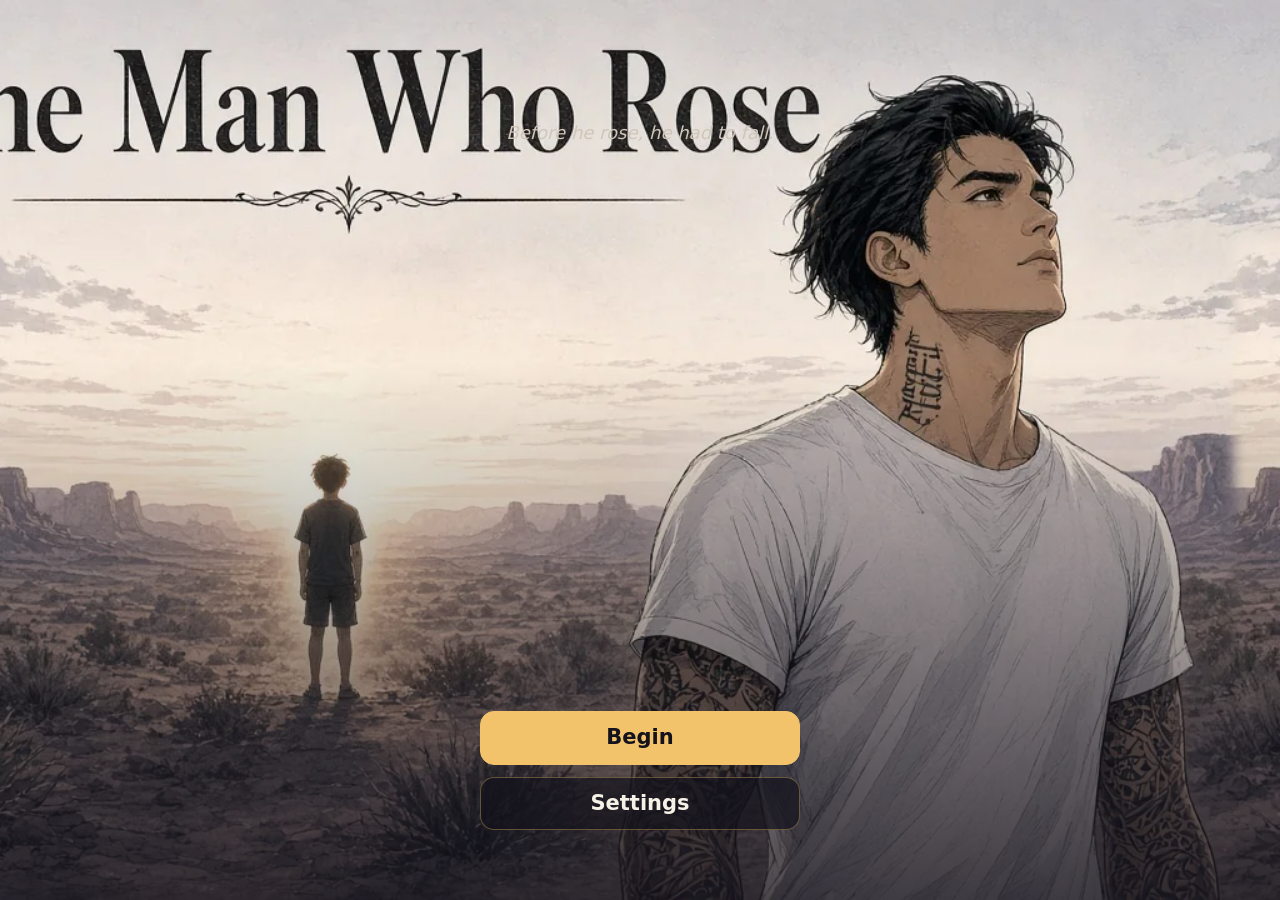
<file: index.html>
<!doctype html><html lang="en"><head><meta charset="utf-8">
<meta name="viewport" content="width=device-width,initial-scale=1,viewport-fit=cover">
<title>The Man Who Rose — Chapter 1: Desert Light</title>
<link rel="preload" as="image" href="assets/cg/title_keyart_v5.webp" fetchpriority="high"><link rel="stylesheet" href="ui/ui.css"><link rel="stylesheet" href="css/vn.css"></head><body>
<main id="game" class="stage">
  <div id="bg" class="bg-desert"></div><div id="sprites"></div><img id="cg" alt="" hidden><div class="scrim"></div><div id="flash" aria-hidden="true"></div><div id="fade"></div>
  <div id="sfx" aria-live="off"></div>
  <section id="textbox" class="dialogue" aria-live="polite" hidden>
    <span id="name" class="dialogue__name"></span>
    <p class="dialogue__text"><span id="text"></span> <span class="next-ind" aria-hidden="true">▾</span></p>
    <div class="dialogue__controls"><button class="btn" id="btn-log">Log</button><button class="btn" id="btn-auto" aria-pressed="false">Auto</button><button class="btn" id="btn-menu">Menu</button></div>
  </section>
  <div id="choices" class="choices" role="group" aria-label="Choose" hidden></div><button class="btn choice-menu" id="btn-choice-menu" type="button" aria-label="Menu" hidden>Menu</button>
  <div id="title" class="title-screen loading">
    <img id="keyart" alt="" hidden><div class="scrim"></div>
    <div class="title"><div><h1 id="title-h1"></h1><p class="tagline" id="tagline"></p></div>
      <nav class="menu" aria-label="Main menu"><button class="btn btn--primary" id="btn-start">Begin</button><button class="btn" id="btn-continue" hidden>Continue</button><button class="btn" id="btn-settings">Settings</button>
      <select id="scene-jump" aria-label="Scene select (dev)"></select></nav></div></div>
  <div id="chapter" class="chapter" hidden role="button" aria-label="Continue"><span class="chapter__num" id="ch-num"></span><div class="chapter__rule"></div><h1 class="chapter__title" id="ch-title"></h1><p class="chapter__sub" id="ch-meta"></p></div>
  <div id="help" class="overlay" hidden><h2>Help &amp; support</h2>
    <p>This is outside the story. If you're struggling, you're not alone.</p>
    <p><b>988 Suicide &amp; Crisis Lifeline</b> (US): call or text <b>988</b>.</p>
    <p><b>SAMHSA National Helpline</b> (US): <b>1-800-662-4357</b>, free, confidential, 24/7.</p>
    <p>Tap or press Space/Enter to advance. Choices: tap, or press 1–3.</p>
    <button class="btn close">Close</button></div>
  <div id="menu" class="overlay" hidden><h2>Menu</h2>
    <button class="btn" id="m-save">Save</button><button class="btn" id="m-load">Load</button>
    <label class="vol">Music <input type="range" id="m-vol" min="0" max="1" step="0.05" value="0.7"></label>
    <label class="vol">Sound effects <input type="range" id="m-sfx" min="0" max="1" step="0.05" value="0.8"></label>
    <label class="vol">UI sounds <input type="range" id="m-ui" min="0" max="1" step="0.05" value="0.35"></label>
    <label class="vol">Voice <input type="range" id="m-voice" min="0" max="1" step="0.05" value="1"></label>
    <label class="vol"><input type="checkbox" id="m-mute"> Mute all</label>
    <button class="btn help-open">Help</button><button class="btn" id="btn-about">About &amp; credits</button><button class="btn" id="m-title">Title screen</button>
    <pre id="m-flags"></pre><button class="btn close">Close</button></div>
  <div id="about" class="overlay" hidden><h2>About &amp; credits</h2><div id="about-body"></div><button class="btn close">Close</button></div>
  <div id="log" class="overlay" hidden><h2>History</h2><div id="log-body"></div><button class="btn close">Close</button></div>
  <div id="end" class="chapter" hidden><span class="chapter__num">End of Chapter 1</span><div class="chapter__rule"></div><h1 class="chapter__title">Desert Light</h1><pre id="end-flags"></pre><button class="btn" id="btn-end-title">Title</button></div>
</main>
<script src="js/config.js"></script><script src="js/assets.manifest.js"></script><script src="js/scenes.js"></script><script src="js/sprite_norm.js"></script><script src="js/engine.js"></script>
</body></html>
</file>
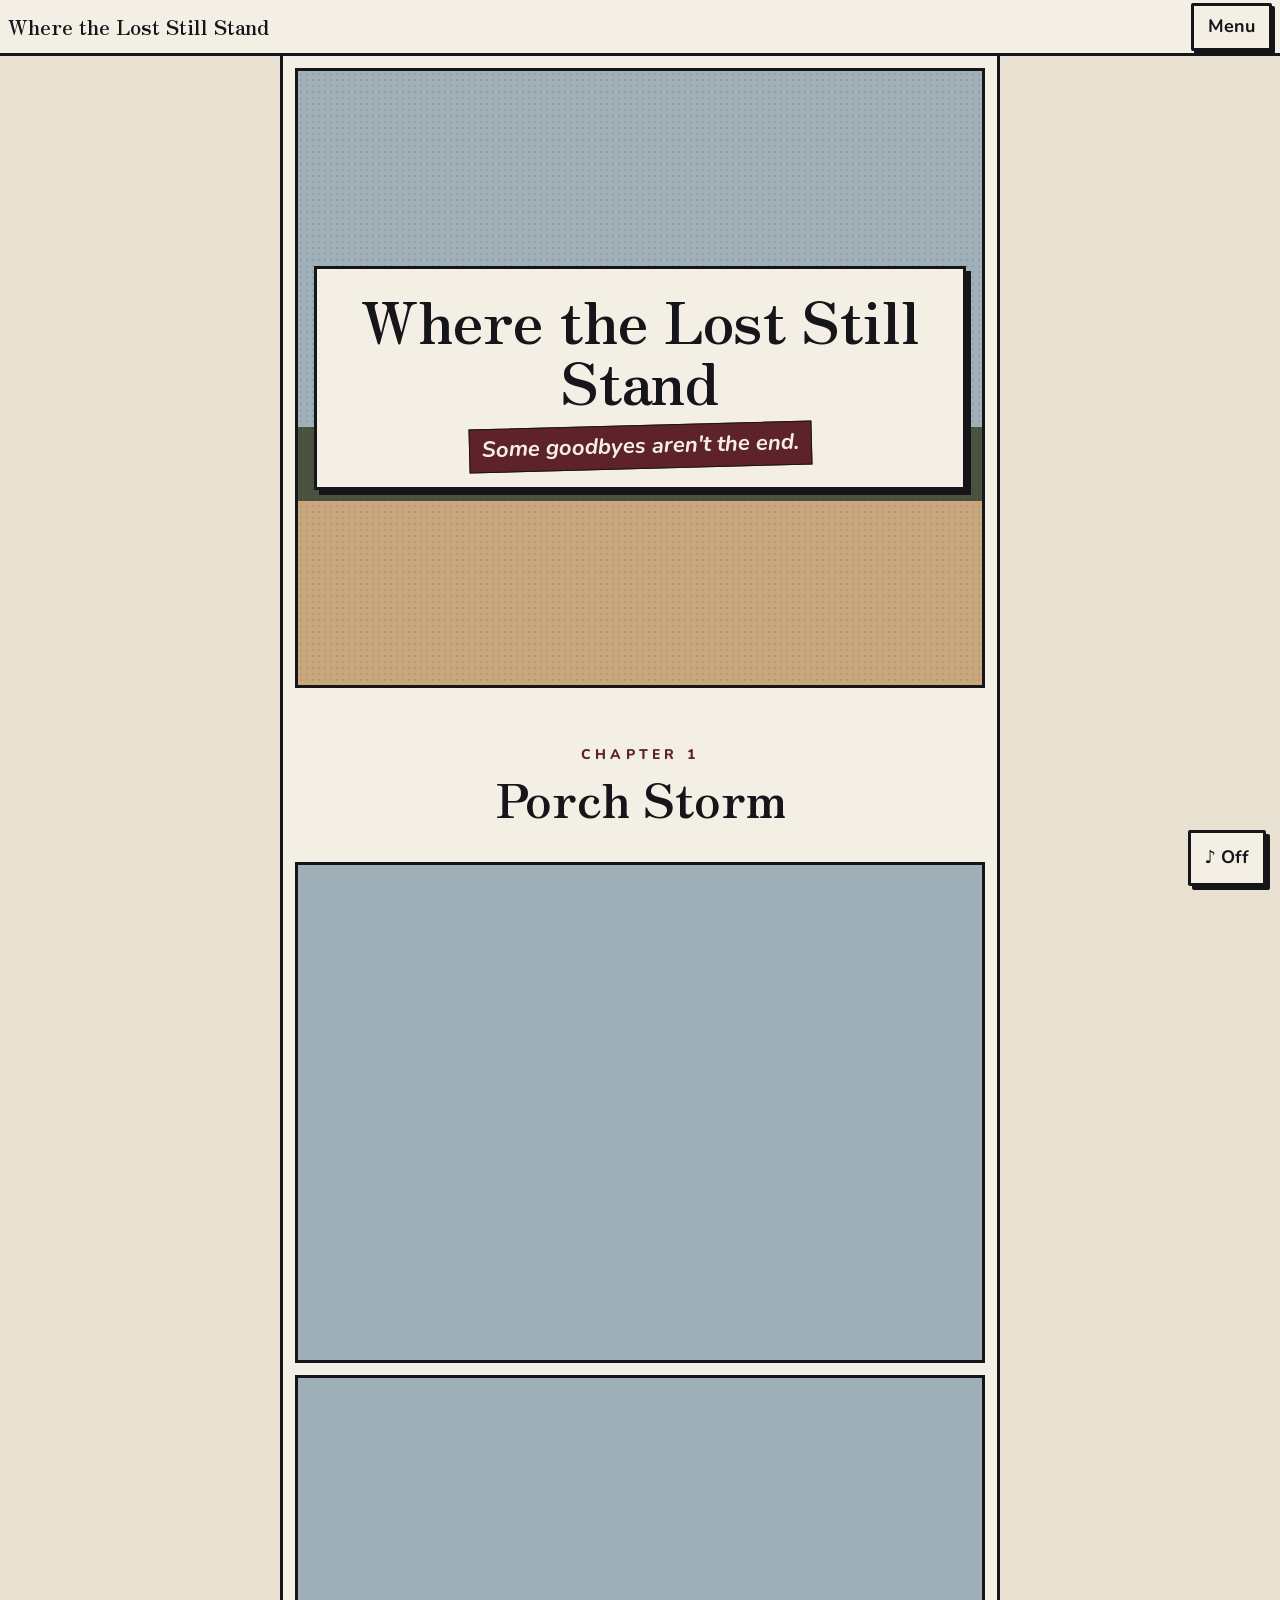
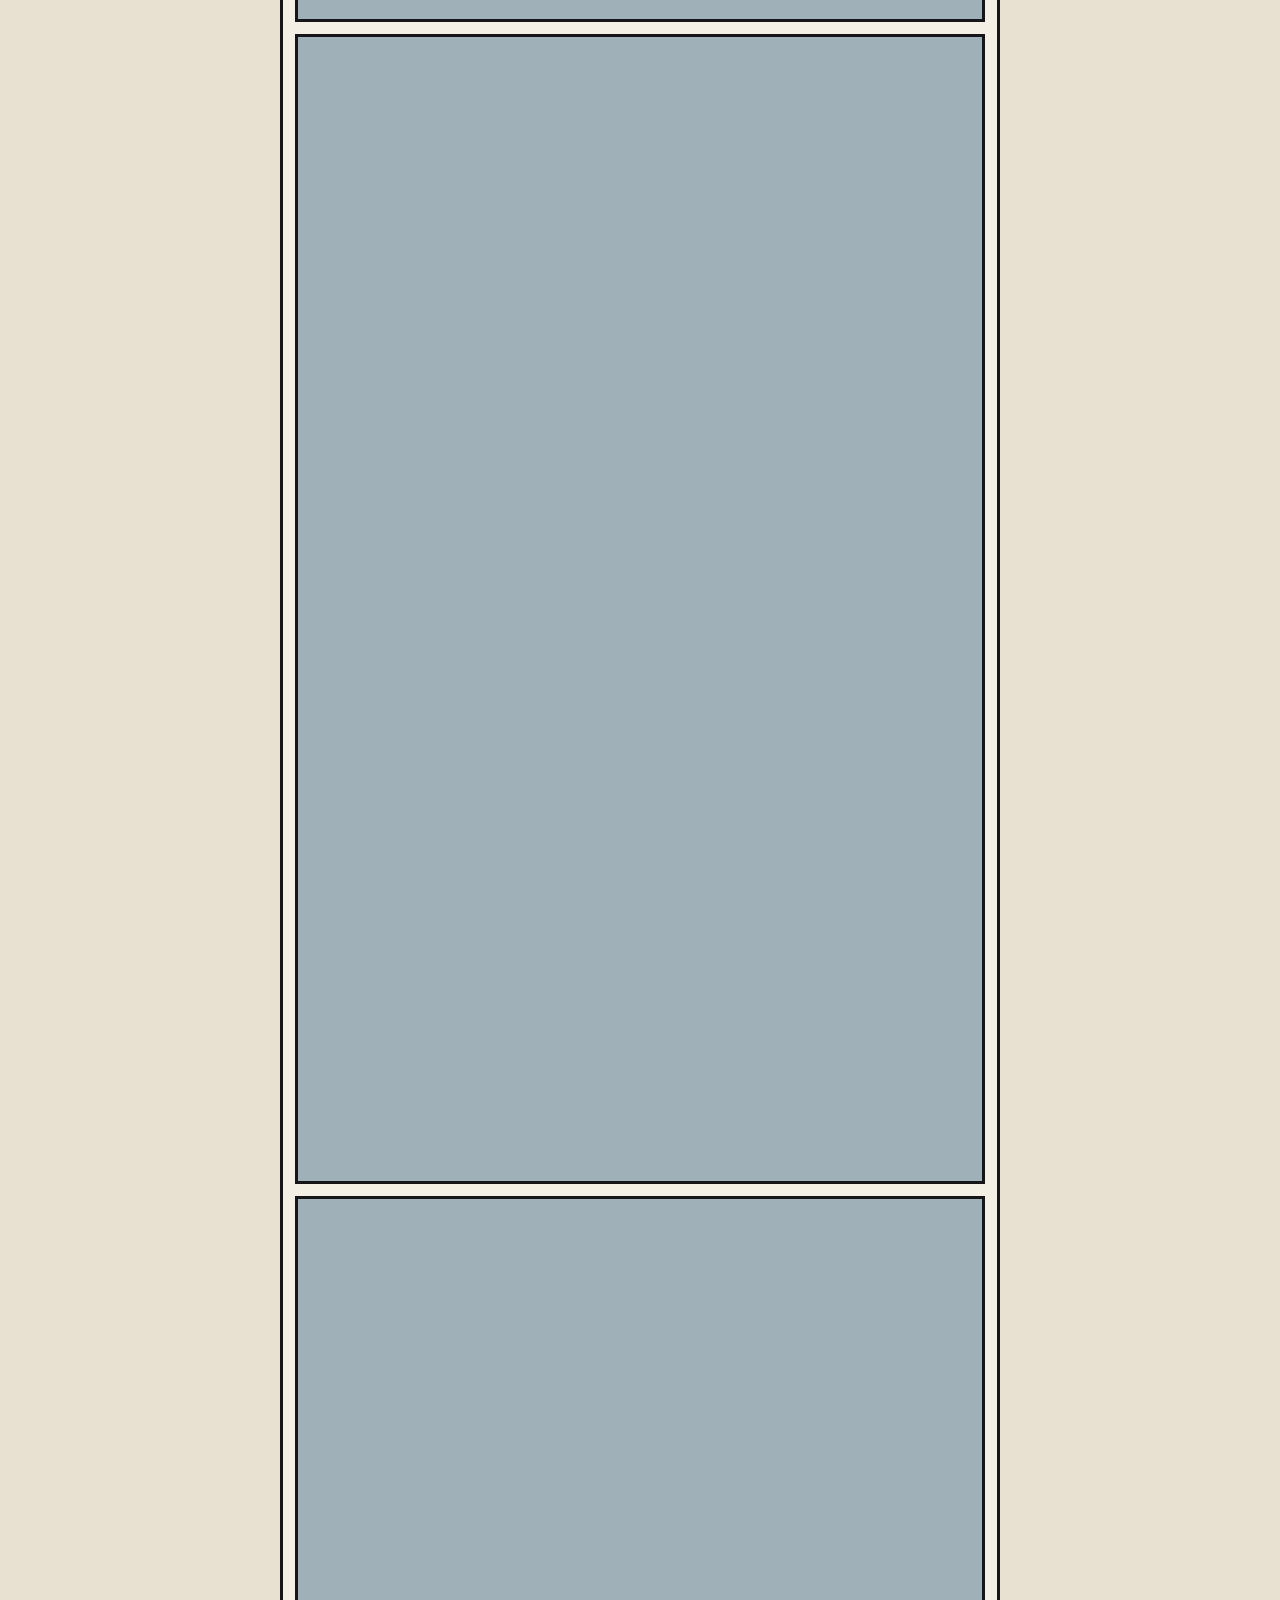
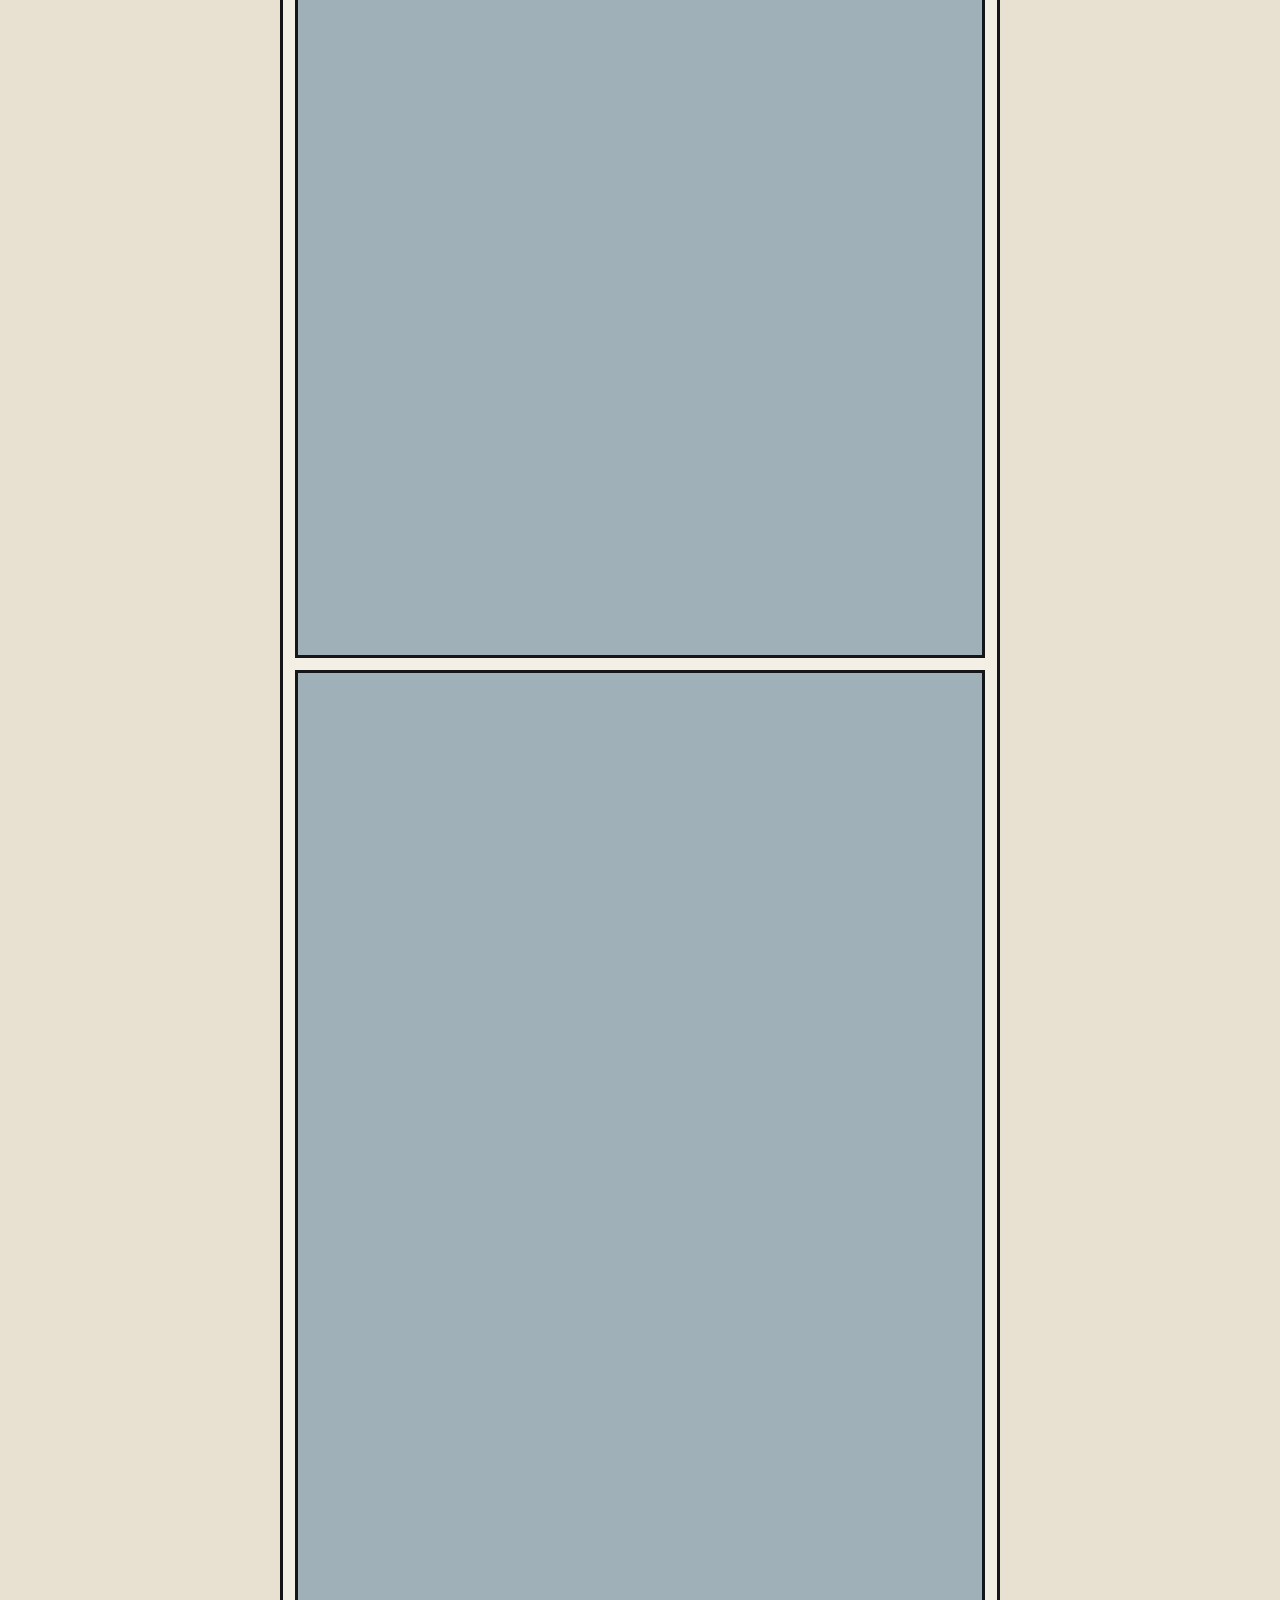
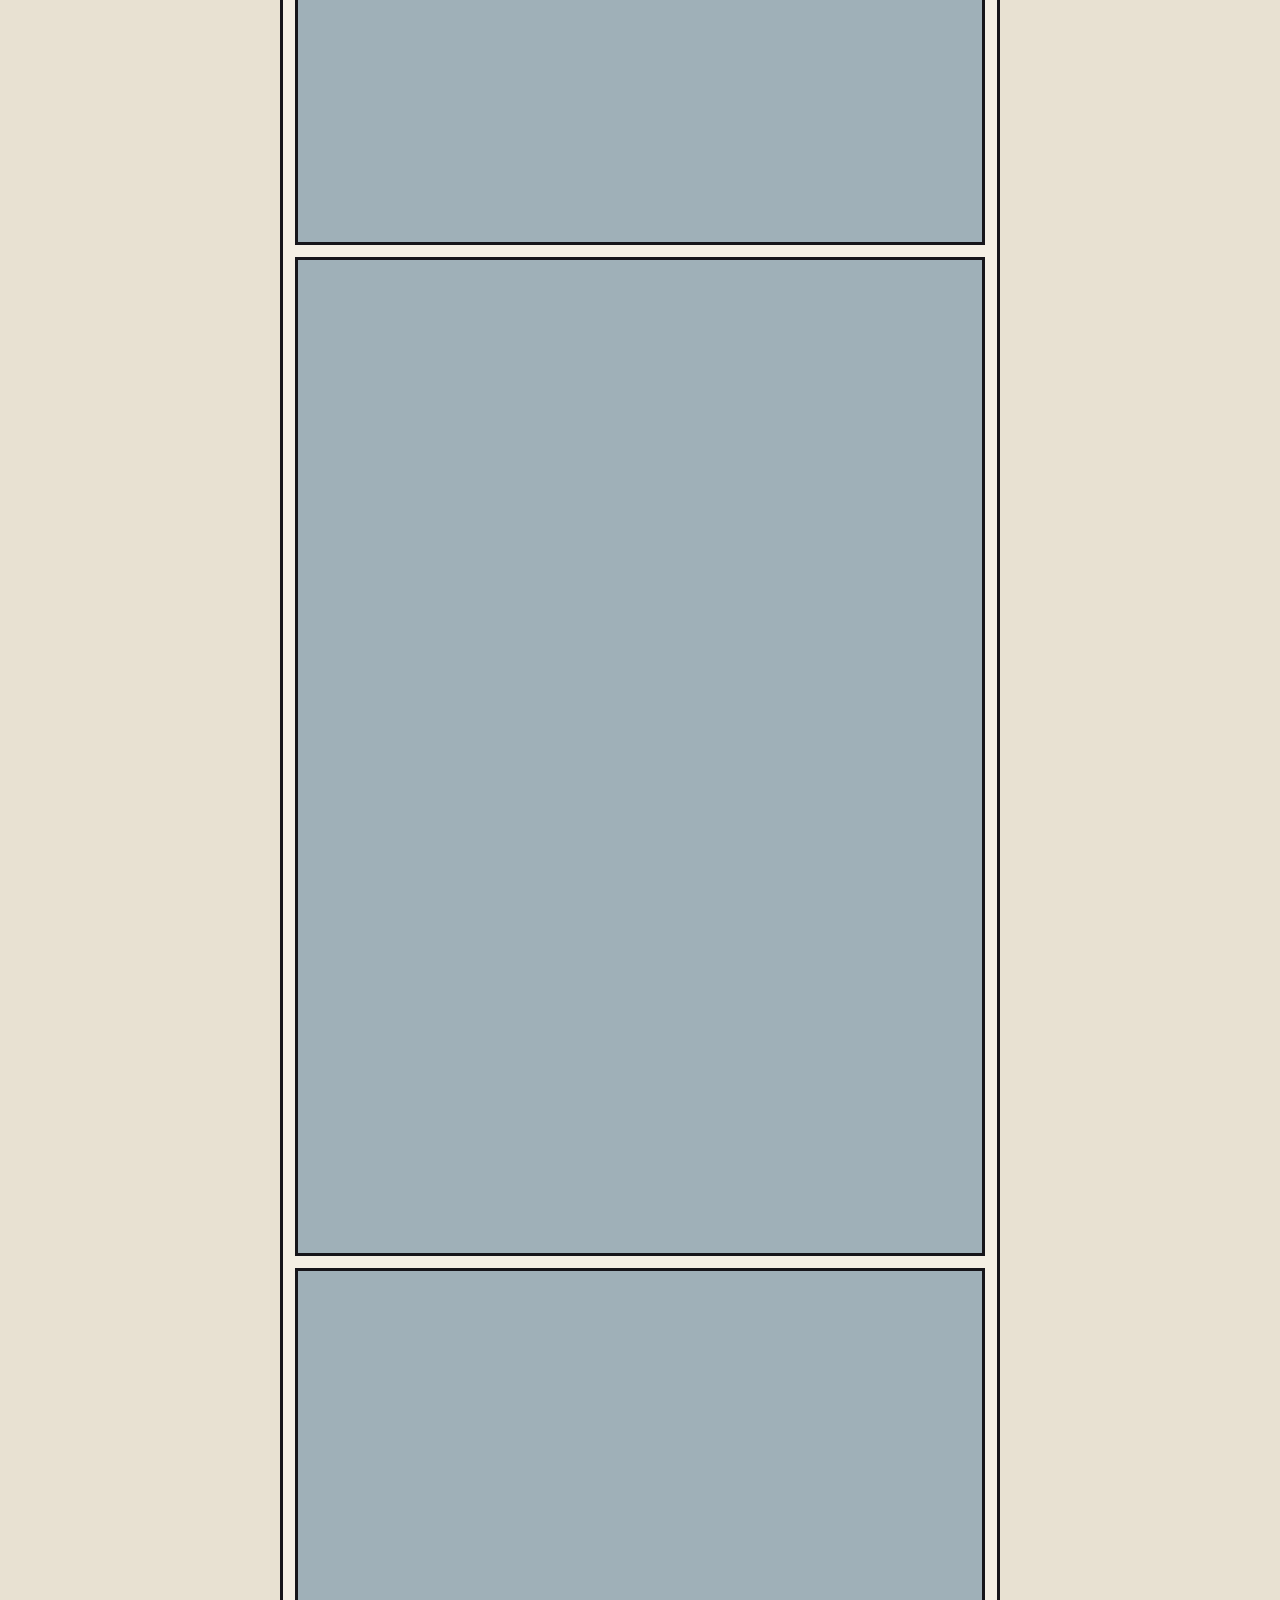
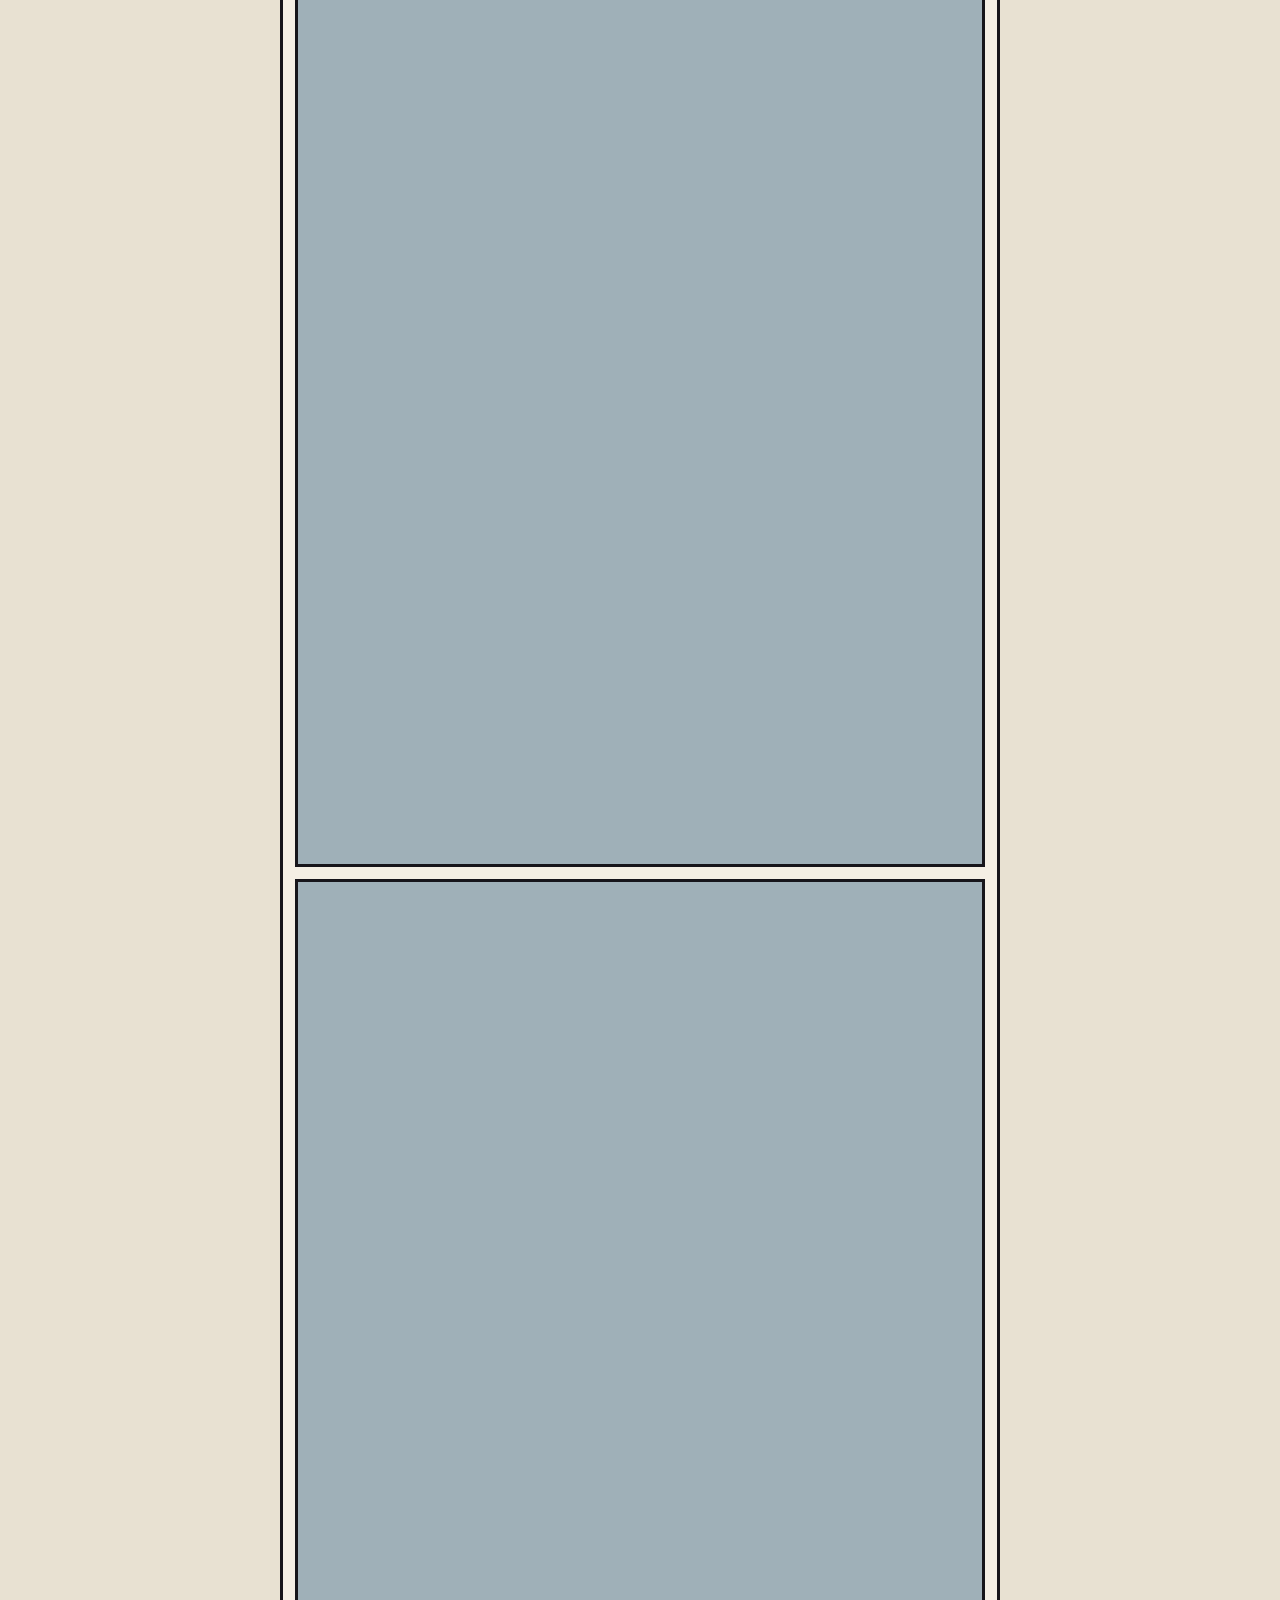
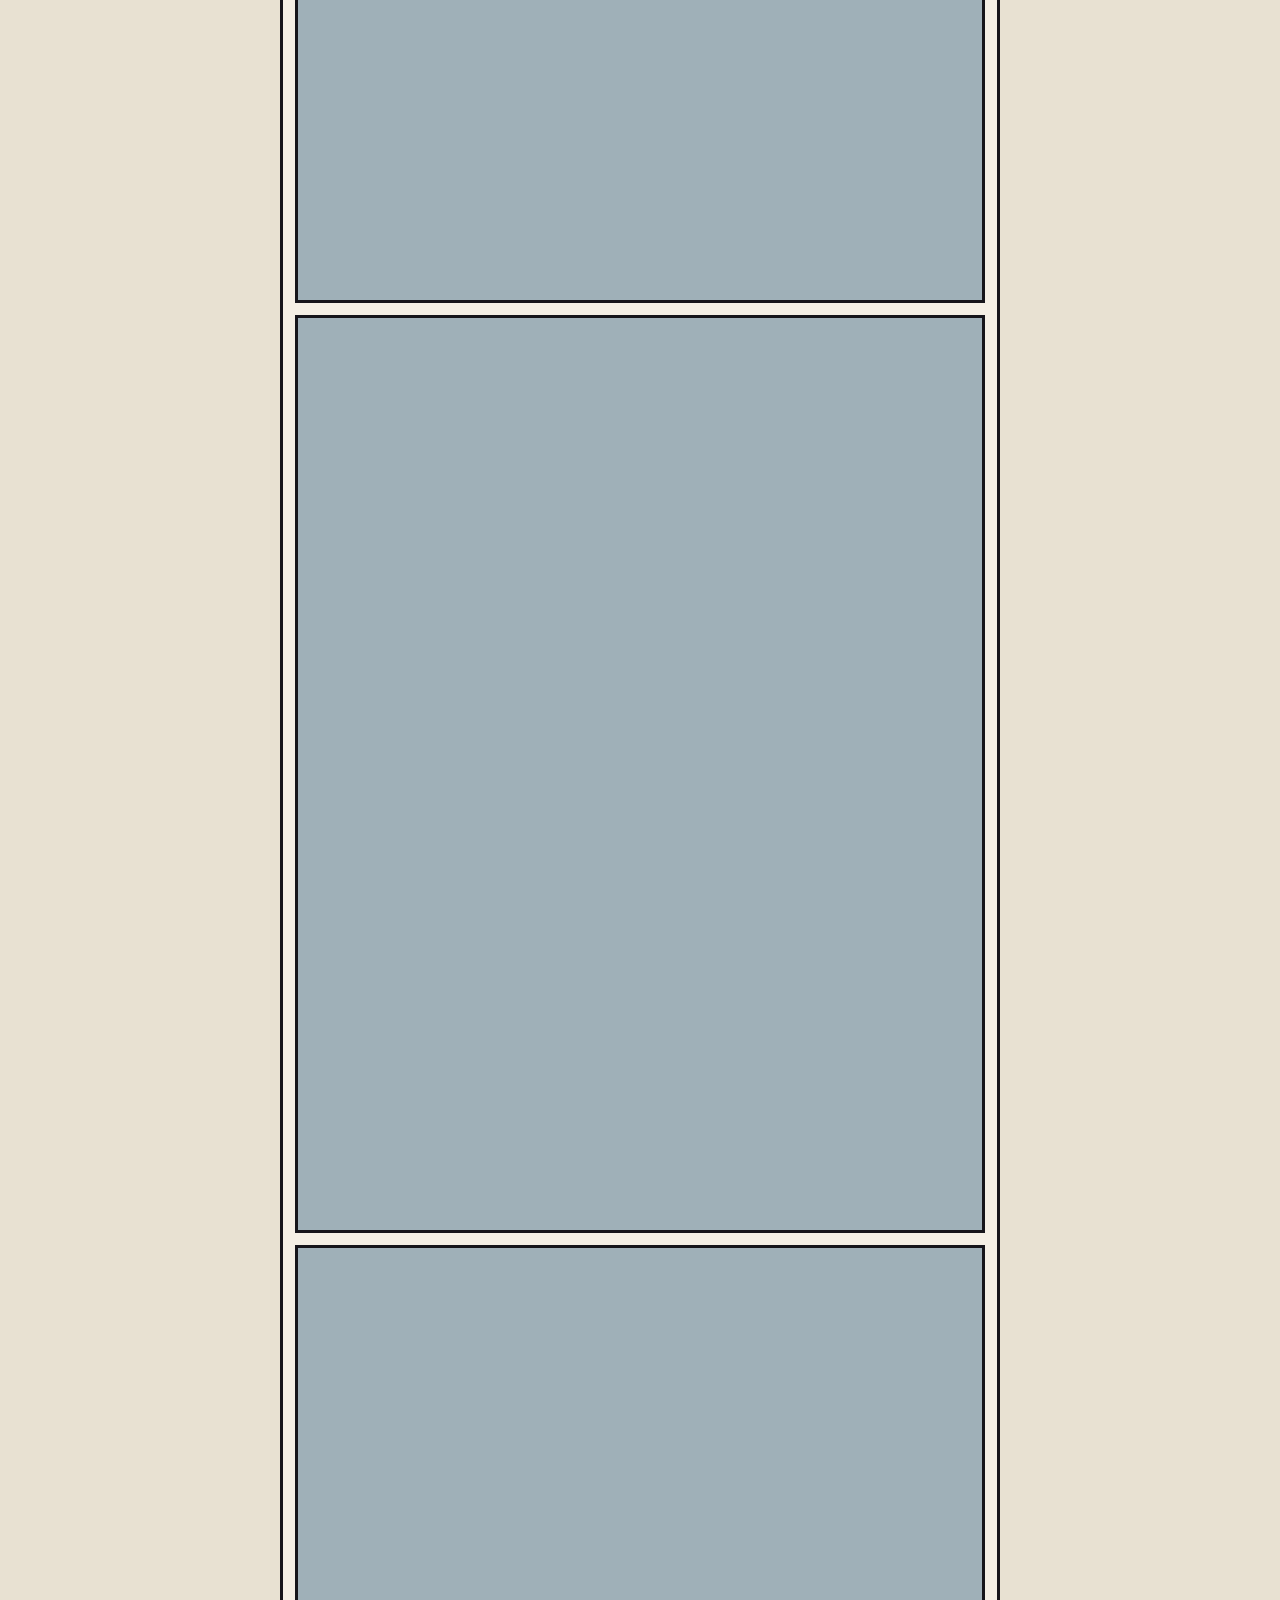
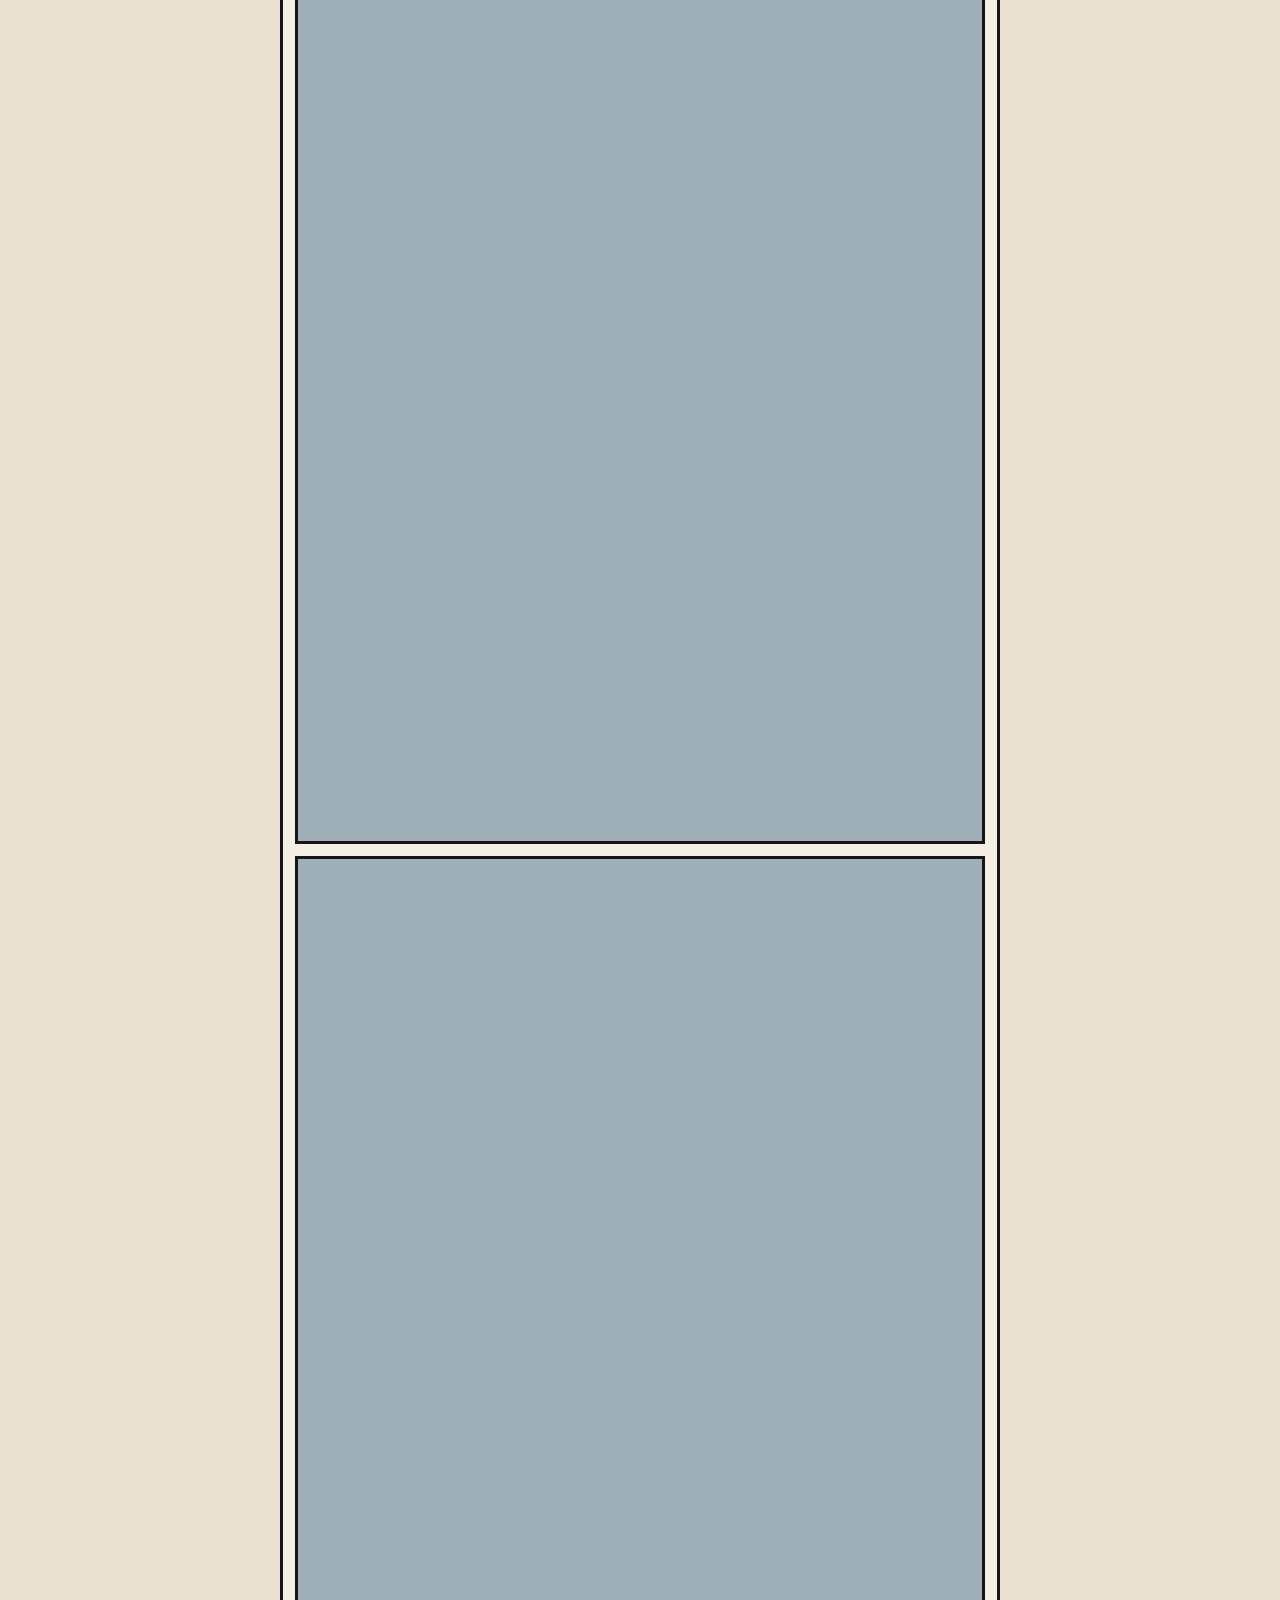
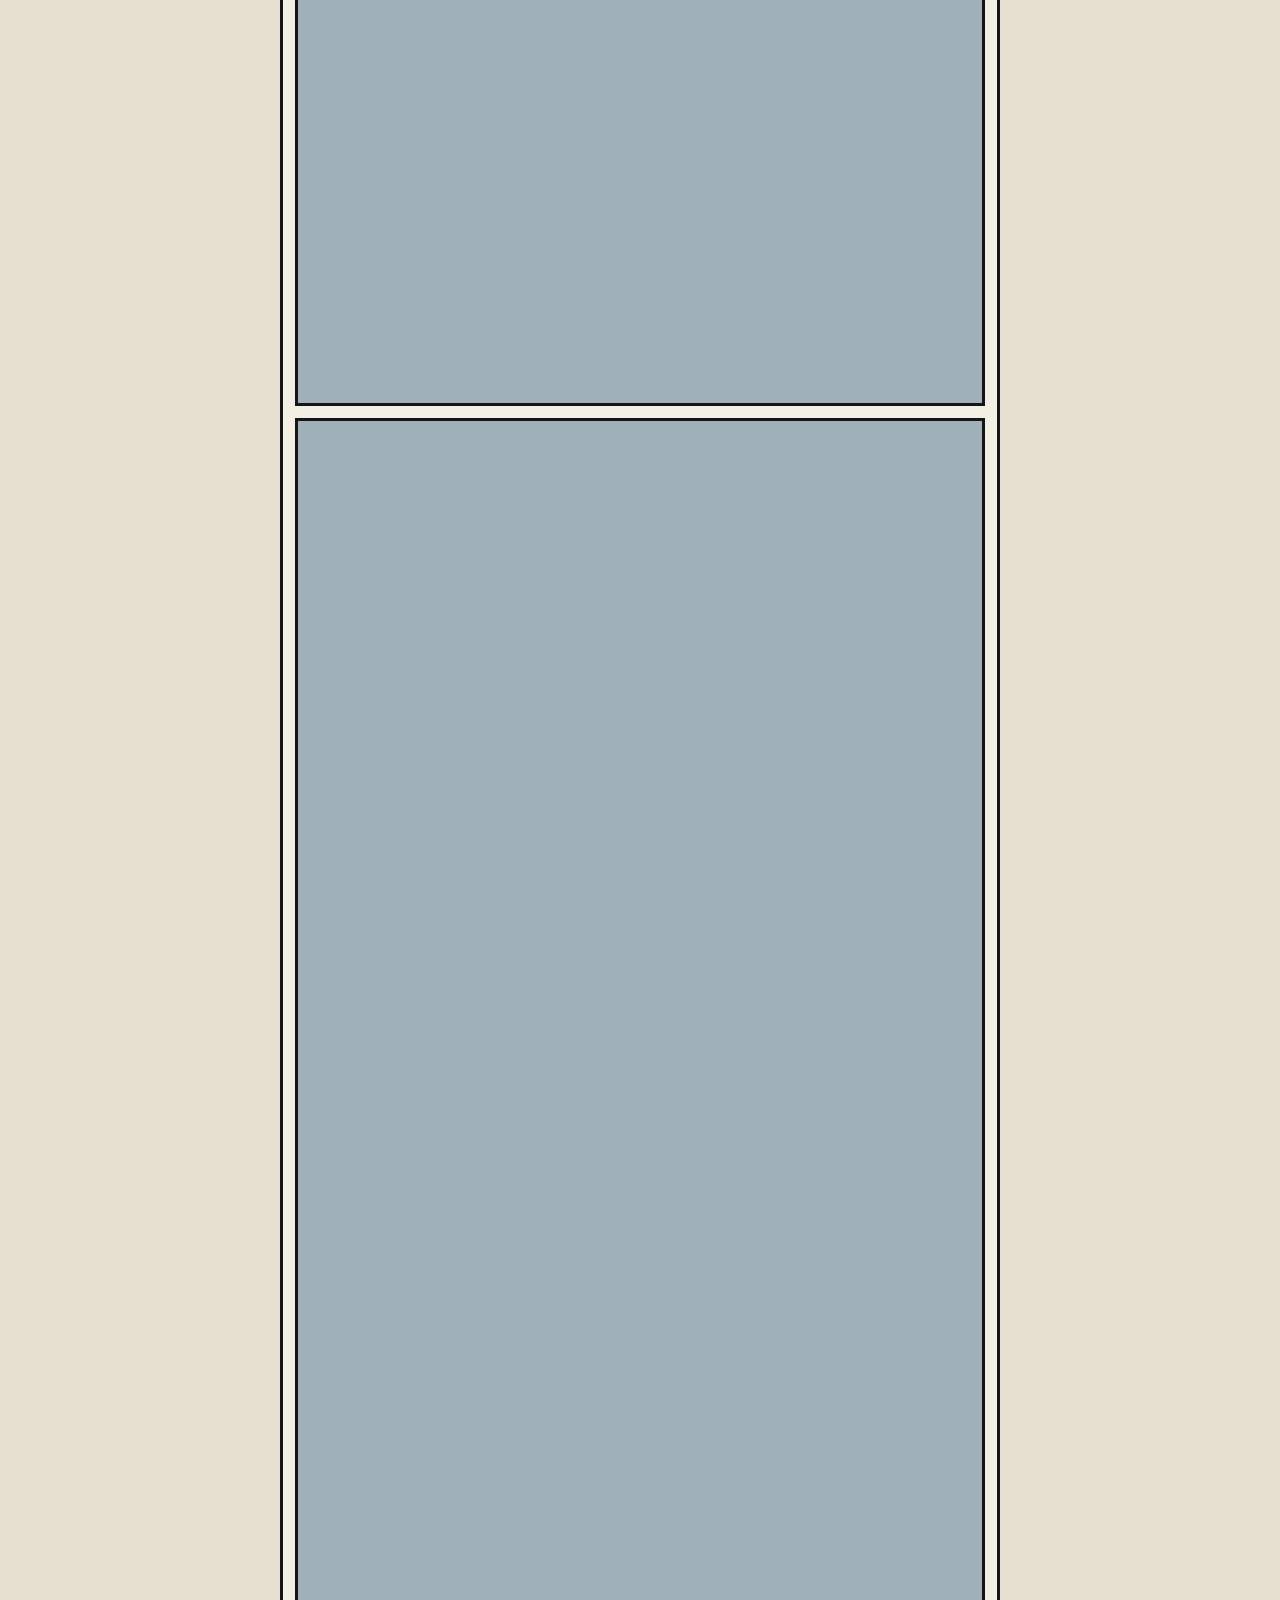
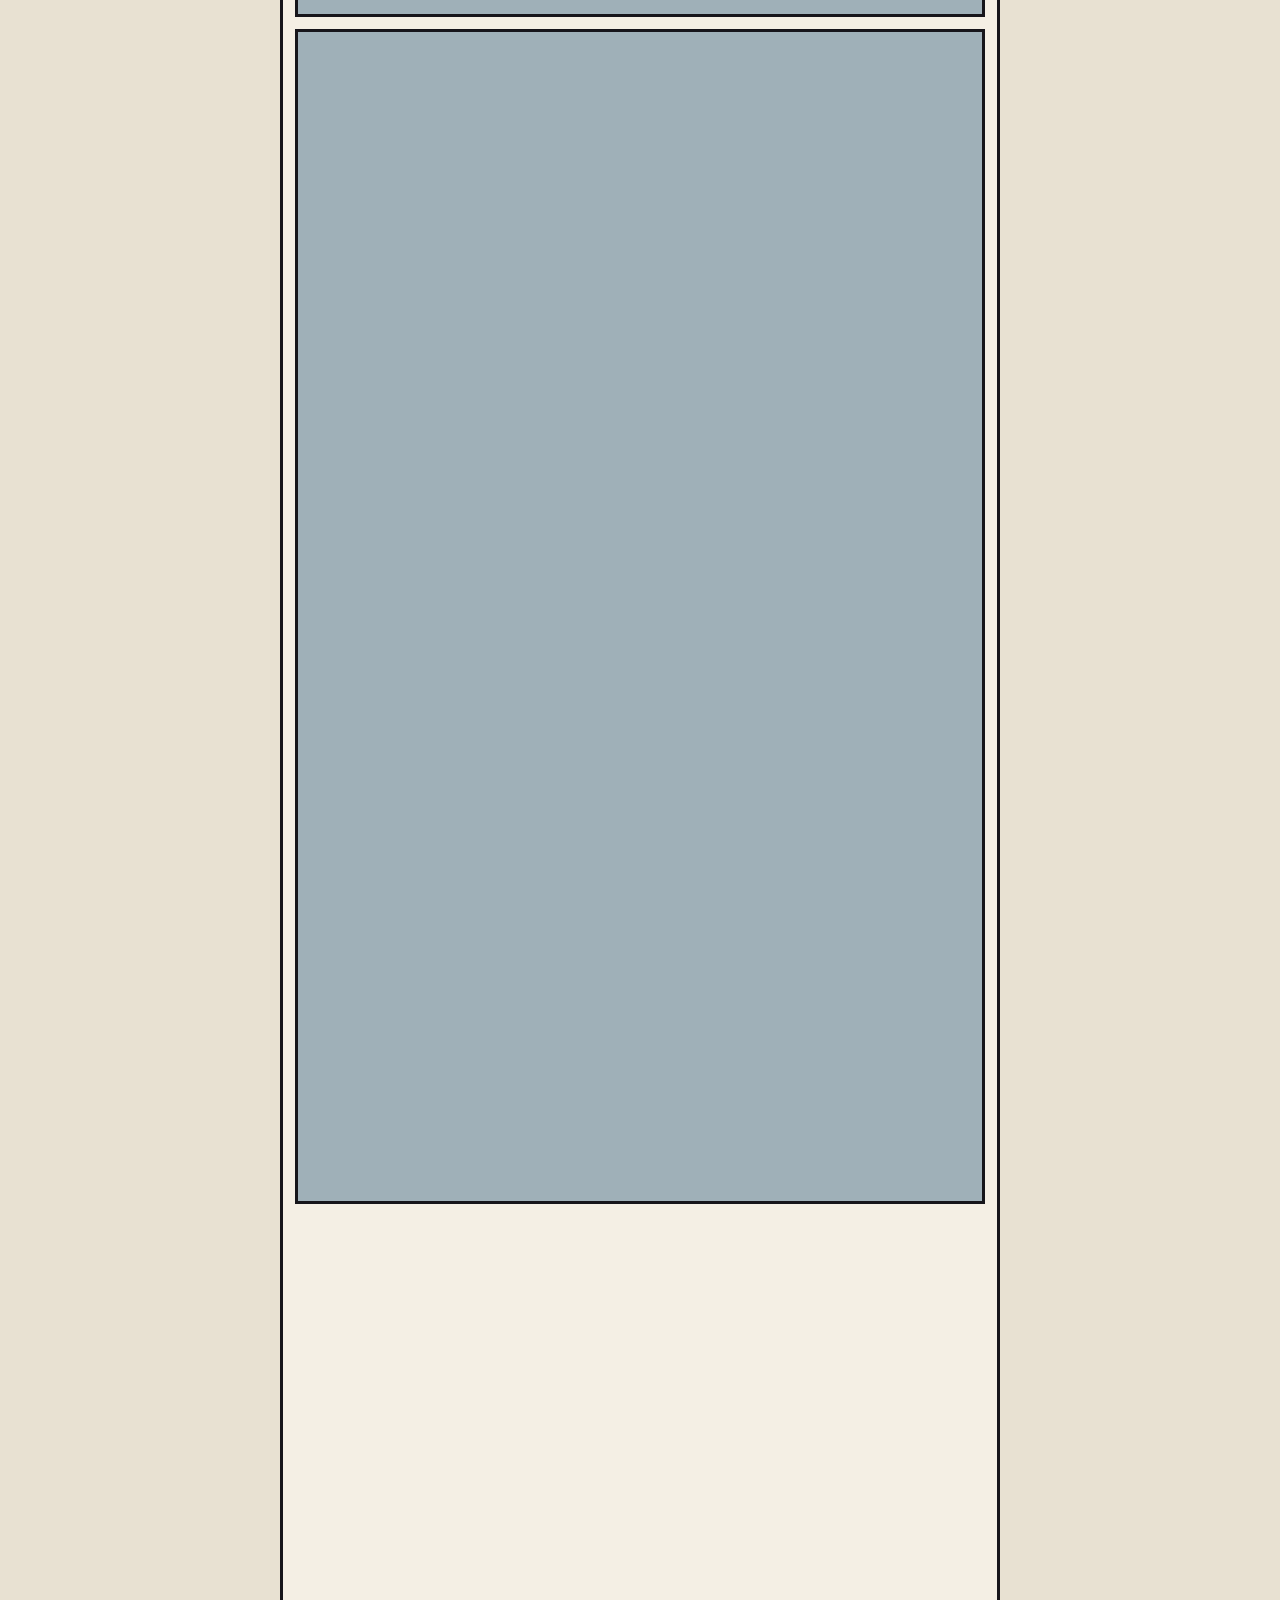
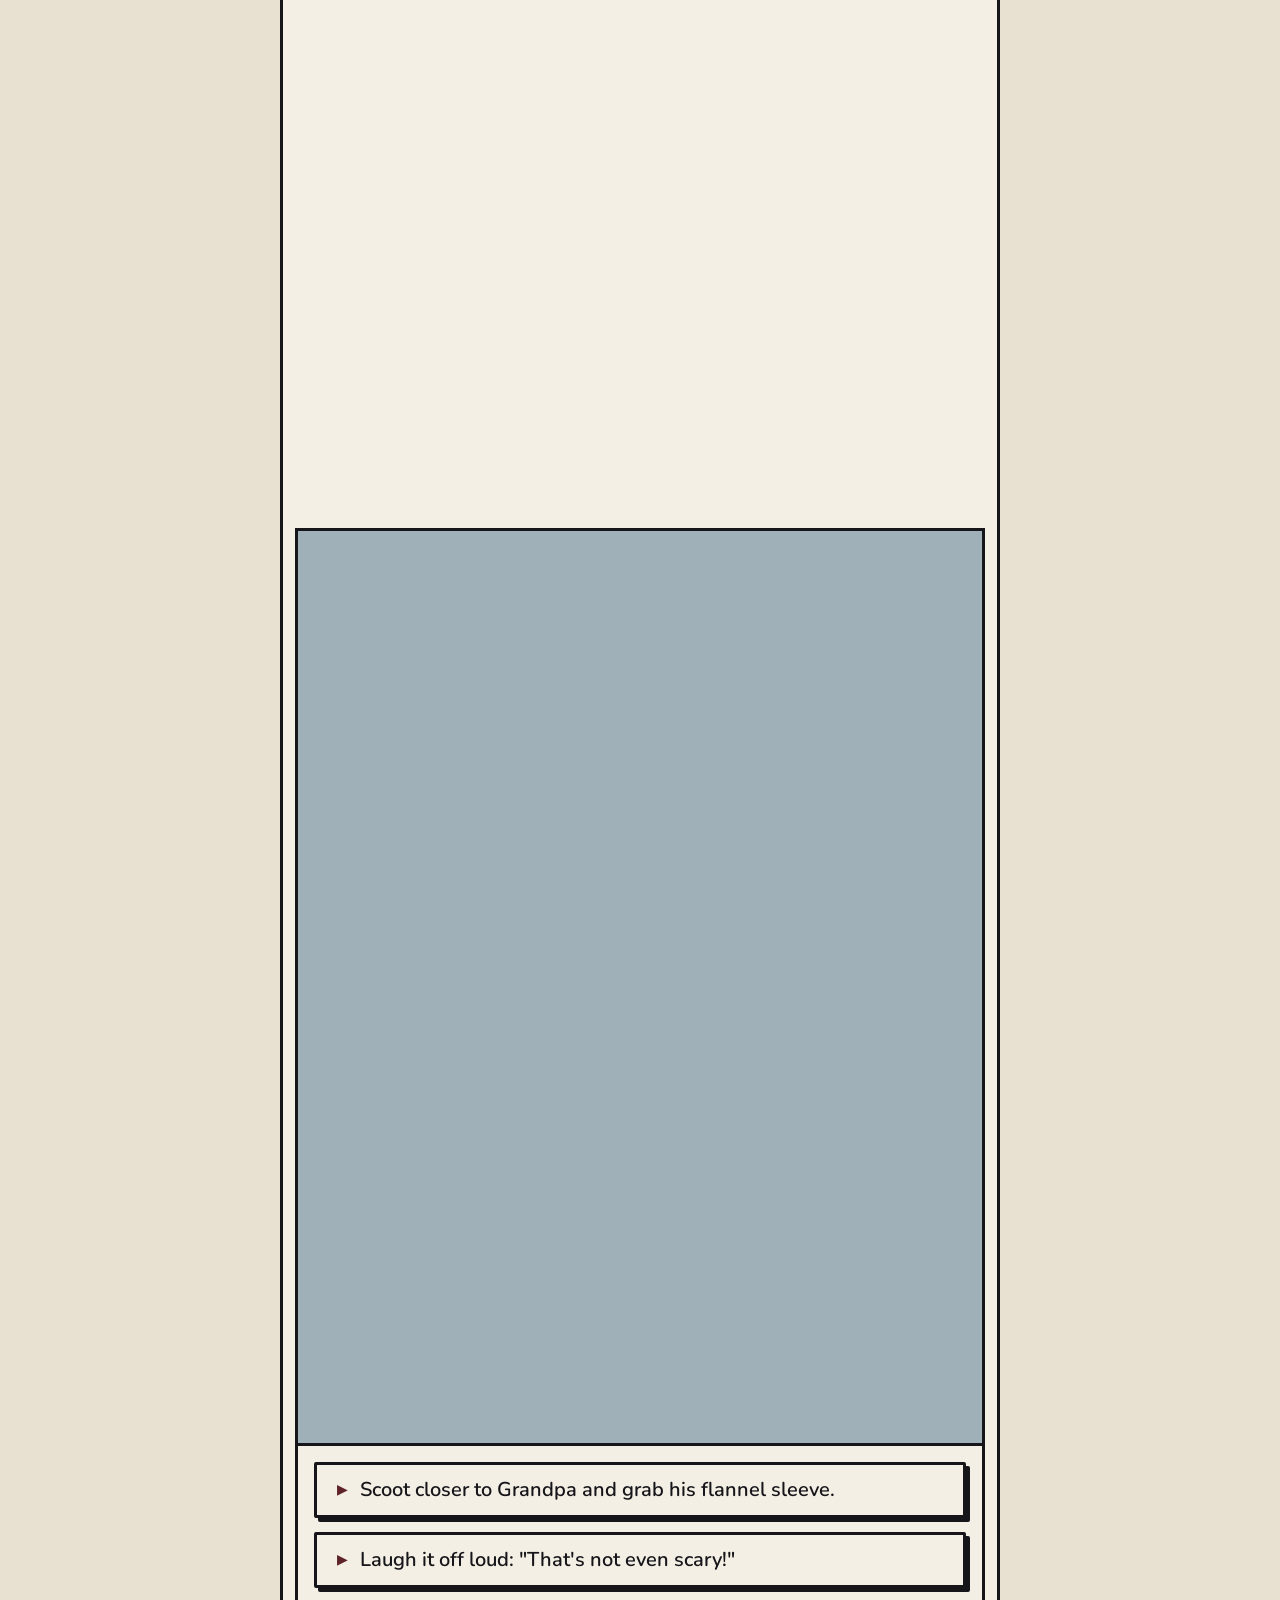
<file: webtoon/index.html>
<!doctype html><html lang="en"><head><meta charset="utf-8">
<meta name="viewport" content="width=device-width,initial-scale=1,viewport-fit=cover">
<title>Where the Lost Still Stand (test build)</title>
<link rel="preload" as="font" type="font/woff2" href="fonts/Nunito-Variable.latin.woff2" crossorigin>
<link rel="preload" as="font" type="font/woff2" href="fonts/ZenAntique-Regular.latin.woff2" crossorigin>
<link rel="stylesheet" href="css/fonts.css"><link rel="stylesheet" href="ui/manga/manga.css"><link rel="stylesheet" href="ui/webtoon/webtoon.css"><link rel="stylesheet" href="css/reader.css">
</head><body>
<header class="wt-topbar" id="wt-topbar"><p class="wt-topbar__title">Where the Lost Still Stand</p><button class="btn" type="button" data-wt-menu-open aria-haspopup="dialog">Menu</button></header>
<main class="wt-reader"><section class="wt-cover" data-panel-id="cover" aria-label="Title"><div class="wt-cover__block panel tone"><h1 class="wt-cover__title">Where the Lost Still Stand</h1><p class="tagline">Some goodbyes aren't the end.</p></div></section></main>
<button class="btn wt-audio-toggle" type="button" data-wt="audio" aria-pressed="false" aria-label="Sound">♪ Off</button>
<div class="wt-menu" hidden role="dialog" aria-modal="true" aria-label="Menu"><nav class="wt-menu__sheet">
  <button class="btn" type="button" data-wt-menu-close>Back</button>
  <h2>Menu</h2>
  <button class="btn" type="button" data-wt="resume">Resume</button>
  <button class="btn" type="button" data-wt="restart">Restart from the beginning</button>
  <button class="btn wt-audio-toggle wt-audio-toggle--menu" type="button" data-wt="audio" data-wt-label="static" aria-pressed="false">Sound on / off</button>
  <div class="wt-menu__row"><span>Text size</span><button class="btn" type="button" data-wt="fs-down" aria-label="Smaller text">A−</button><button class="btn" type="button" data-wt="fs-up" aria-label="Larger text">A+</button></div>
  <h3>Chapters</h3><div class="wt-menu__chapters"></div>
  <a class="btn" href="ui/manga/settings.html">Settings</a>
  <a class="btn" href="ui/manga/help.html">Help</a>
</nav></div>
<script src="data/config.js"></script><script src="data/scenes.js"></script><script src="data/assets.manifest.js"></script><script src="data/sprite_norm.js"></script><script src="data/manga_sprites.js"></script>
<script src="js/reader.js"></script>
</body></html>
</file>
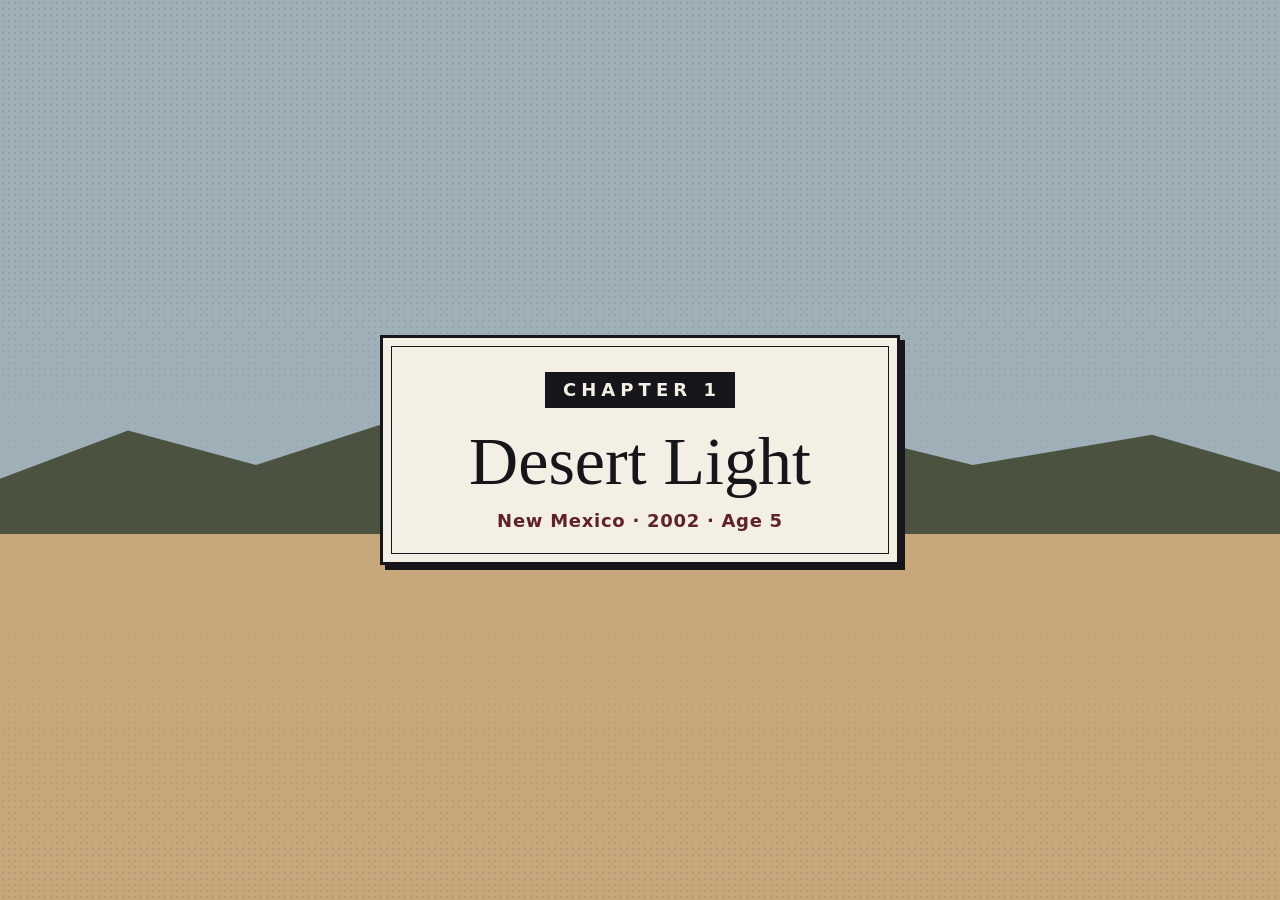
<file: webtoon/ui/manga/chapter1.html>
<!doctype html><html lang="en"><head><meta charset="utf-8"><meta name="viewport" content="width=device-width,initial-scale=1,viewport-fit=cover"><link rel="stylesheet" href="manga.css"><title>Chapter 1 (manga test)</title></head><body><main class="stage"><div class="bg"></div>
<div class="chapter"><div class="chapter__frame panel tone"><span class="chapter__num">Chapter 1</span><h1 class="chapter__title">Desert Light</h1><p class="chapter__meta">New Mexico · 2002 · Age 5</p></div></div></main></body></html>
</file>
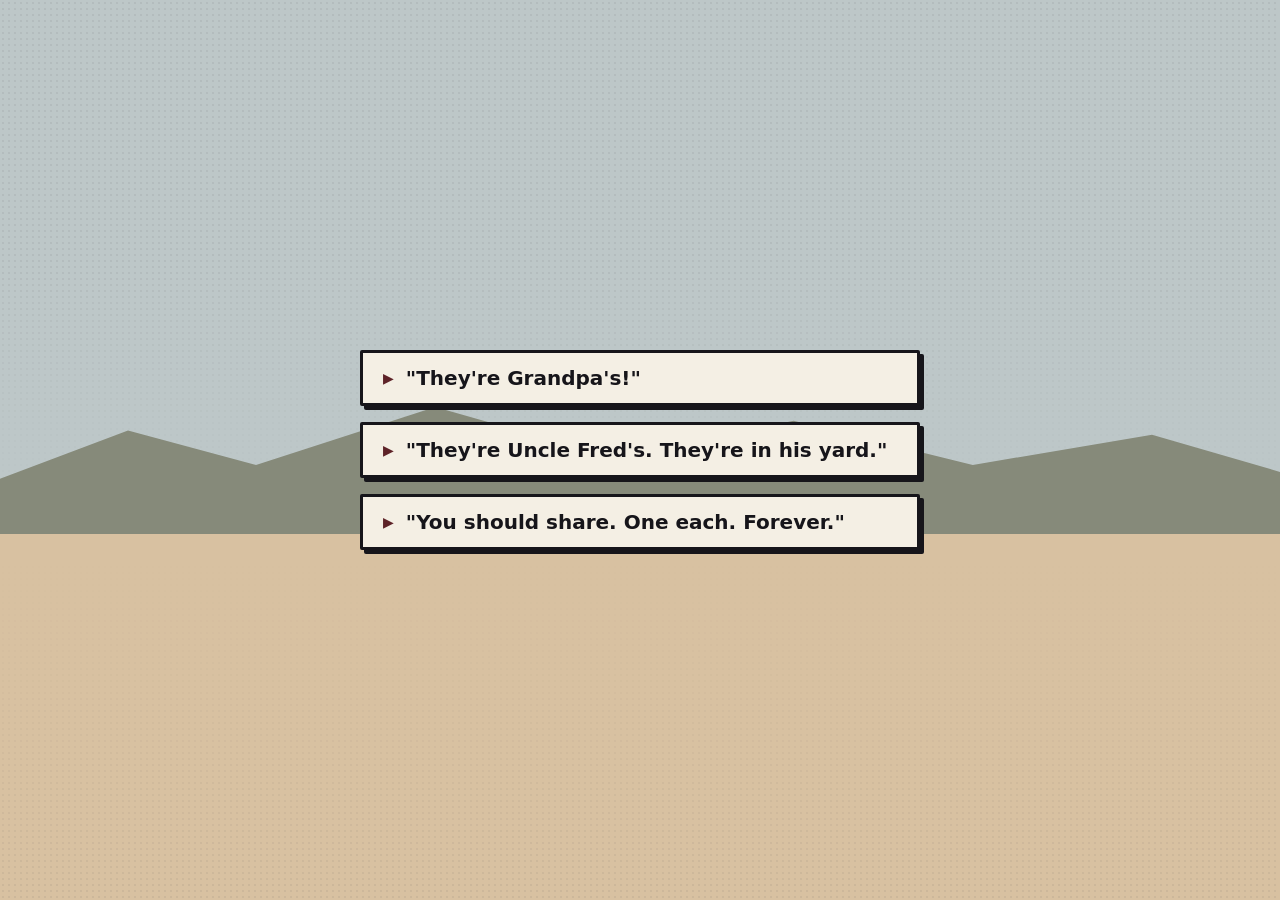
<file: webtoon/ui/manga/choice.html>
<!doctype html><html lang="en"><head><meta charset="utf-8"><meta name="viewport" content="width=device-width,initial-scale=1,viewport-fit=cover"><link rel="stylesheet" href="manga.css"><title>Choice (manga test)</title></head><body><main class="stage"><div class="bg"></div>
<div class="choices" role="group" aria-label="Choose"><p class="choices__prompt"></p>
<button class="btn choice">&quot;They're Grandpa's!&quot;</button><button class="btn choice">&quot;They're Uncle Fred's. They're in his yard.&quot;</button><button class="btn choice">&quot;You should share. One each. Forever.&quot;</button></div></main></body></html>
</file>
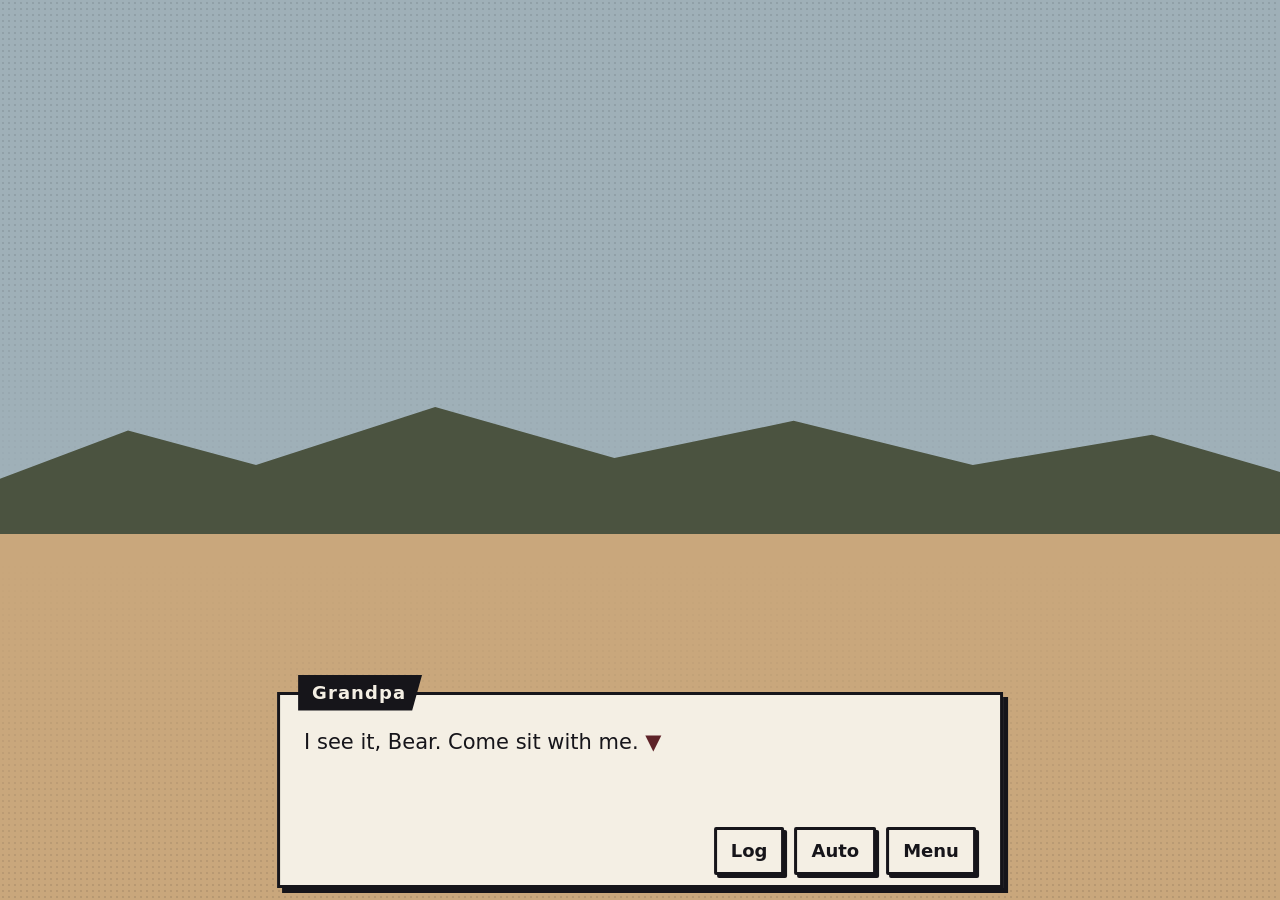
<file: webtoon/ui/manga/dialogue.html>
<!doctype html><html lang="en"><head><meta charset="utf-8"><meta name="viewport" content="width=device-width,initial-scale=1,viewport-fit=cover"><link rel="stylesheet" href="manga.css"><title>Dialogue (manga test)</title></head><body><main class="stage"><div class="bg"></div>
<section class="dialogue panel" aria-live="polite"><span class="nameplate">Grandpa</span>
<p class="dialogue__text">I see it, Bear. Come sit with me. <span class="next-ind" aria-hidden="true">▼</span></p>
<div class="dialogue__controls"><button class="btn">Log</button><button class="btn">Auto</button><button class="btn">Menu</button></div></section></main></body></html>
</file>
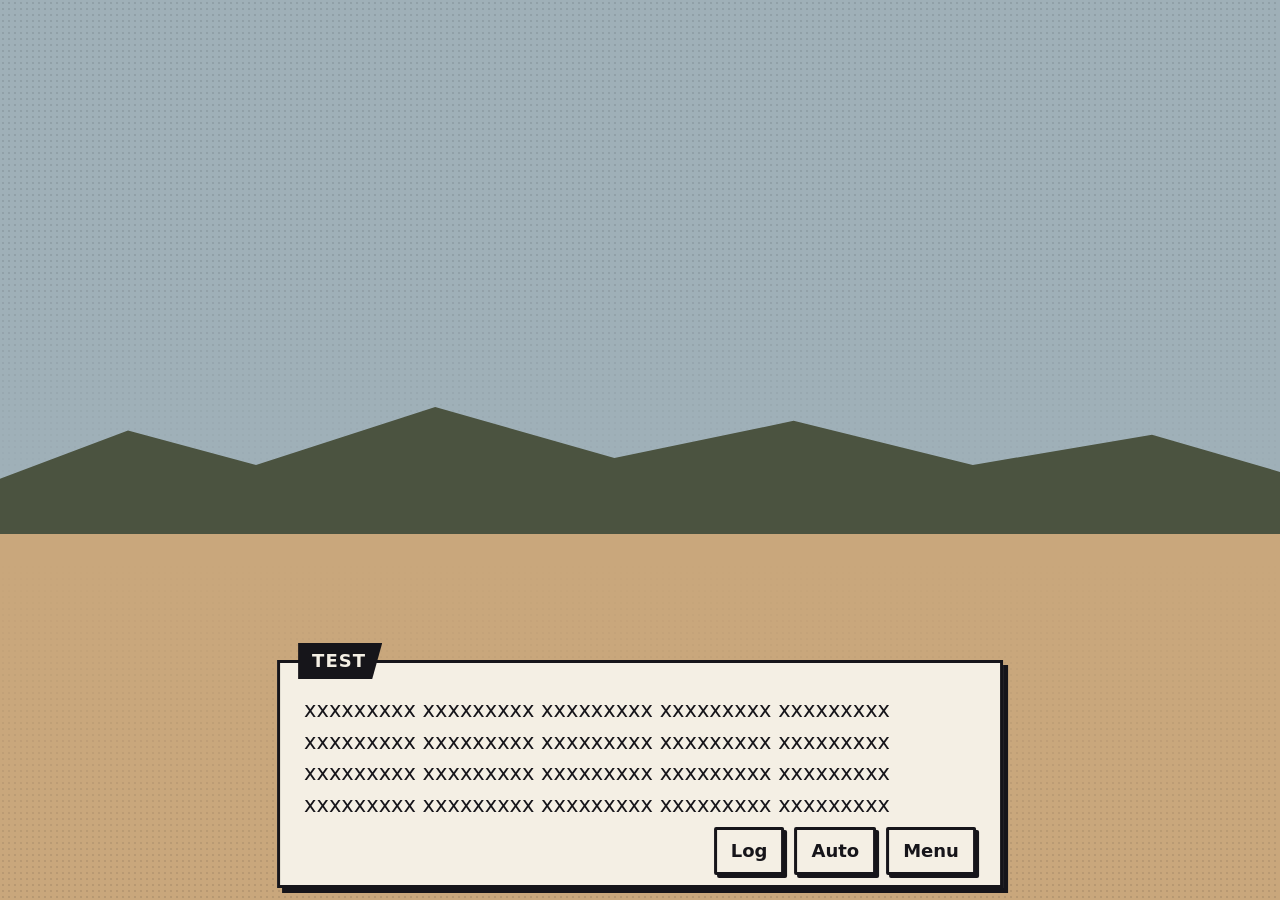
<file: webtoon/ui/manga/dialogue_long.html>
<!doctype html><html lang="en"><head><meta charset="utf-8"><meta name="viewport" content="width=device-width,initial-scale=1,viewport-fit=cover"><link rel="stylesheet" href="manga.css"><title>Dialogue length test</title></head><body><main class="stage"><div class="bg"></div>
<section class="dialogue panel"><span class="nameplate">TEST</span>
<p class="dialogue__text" id="t">xxxxxxxxx xxxxxxxxx xxxxxxxxx xxxxxxxxx xxxxxxxxx xxxxxxxxx xxxxxxxxx xxxxxxxxx xxxxxxxxx xxxxxxxxx xxxxxxxxx xxxxxxxxx xxxxxxxxx xxxxxxxxx xxxxxxxxx xxxxxxxxx xxxxxxxxx xxxxxxxxx xxxxxxxxx xxxxxxxxx</p>
<div class="dialogue__controls"><button class="btn">Log</button><button class="btn">Auto</button><button class="btn">Menu</button></div></section></main></body></html>
</file>
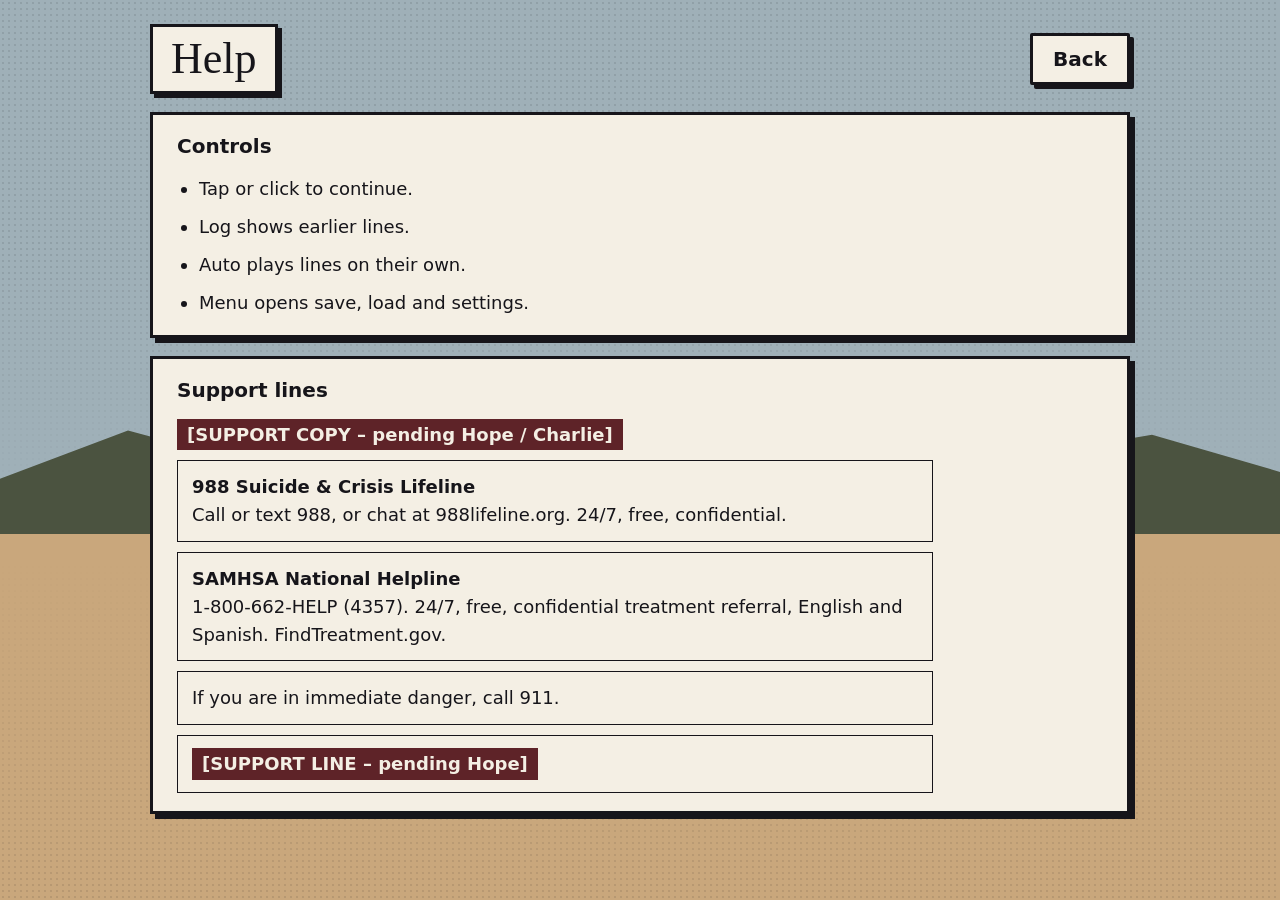
<file: webtoon/ui/manga/help.html>
<!doctype html><html lang="en"><head><meta charset="utf-8"><meta name="viewport" content="width=device-width,initial-scale=1,viewport-fit=cover"><link rel="stylesheet" href="manga.css"><title>Help (manga test)</title></head><body><main class="stage"><div class="bg"></div>
<div class="screen help"><div class="screen__body" style="display:flex;flex-direction:column;gap:18px">
<div class="screen__head"><h1 class="screen__title">Help</h1><a class="btn" href="#">Back</a></div>
<section class="card panel"><h2>Controls</h2><ul>
<li>Tap or click to continue.</li><li>Log shows earlier lines.</li><li>Auto plays lines on their own.</li><li>Menu opens save, load and settings.</li></ul></section>
<section class="card panel"><h2>Support lines</h2>
<p><span class="pending">[SUPPORT COPY – pending Hope / Charlie]</span></p>
<ul class="lines">
<li><b>988 Suicide &amp; Crisis Lifeline</b>Call or text 988, or chat at 988lifeline.org. 24/7, free, confidential.</li>
<li><b>SAMHSA National Helpline</b>1-800-662-HELP (4357). 24/7, free, confidential treatment referral, English and Spanish. FindTreatment.gov.</li>
<li>If you are in immediate danger, call 911.</li>
<li><span class="pending">[SUPPORT LINE – pending Hope]</span></li>
</ul></section>
</div></div></main></body></html>
</file>
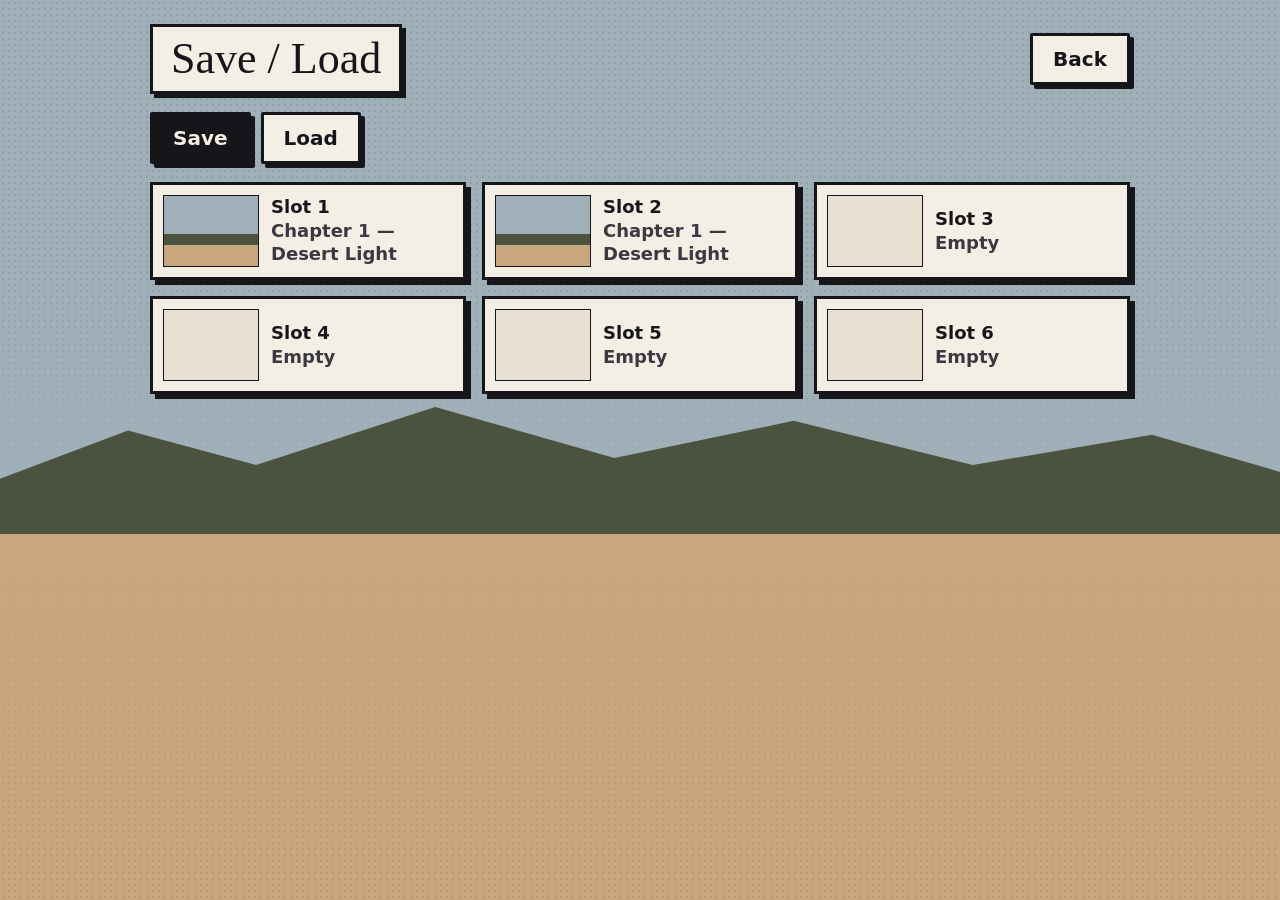
<file: webtoon/ui/manga/saveload.html>
<!doctype html><html lang="en"><head><meta charset="utf-8"><meta name="viewport" content="width=device-width,initial-scale=1,viewport-fit=cover"><link rel="stylesheet" href="manga.css"><title>Save / Load (manga test)</title></head><body><main class="stage"><div class="bg"></div>
<div class="screen"><div class="screen__body" style="display:flex;flex-direction:column;gap:18px">
<div class="screen__head"><h1 class="screen__title">Save / Load</h1><a class="btn" href="#">Back</a></div>
<div class="tabs" role="tablist"><button class="btn" role="tab" aria-selected="true">Save</button><button class="btn" role="tab" aria-selected="false">Load</button></div>
<div class="slots"><button class="slot panel"><span class="slot__thumb"></span><span><span class="slot__name">Slot 1</span><span class="slot__meta">Chapter 1 — Desert Light</span></span></button><button class="slot panel"><span class="slot__thumb"></span><span><span class="slot__name">Slot 2</span><span class="slot__meta">Chapter 1 — Desert Light</span></span></button><button class="slot slot--empty panel"><span class="slot__thumb"></span><span><span class="slot__name">Slot 3</span><span class="slot__meta">Empty</span></span></button><button class="slot slot--empty panel"><span class="slot__thumb"></span><span><span class="slot__name">Slot 4</span><span class="slot__meta">Empty</span></span></button><button class="slot slot--empty panel"><span class="slot__thumb"></span><span><span class="slot__name">Slot 5</span><span class="slot__meta">Empty</span></span></button><button class="slot slot--empty panel"><span class="slot__thumb"></span><span><span class="slot__name">Slot 6</span><span class="slot__meta">Empty</span></span></button></div>
</div></div></main></body></html>
</file>
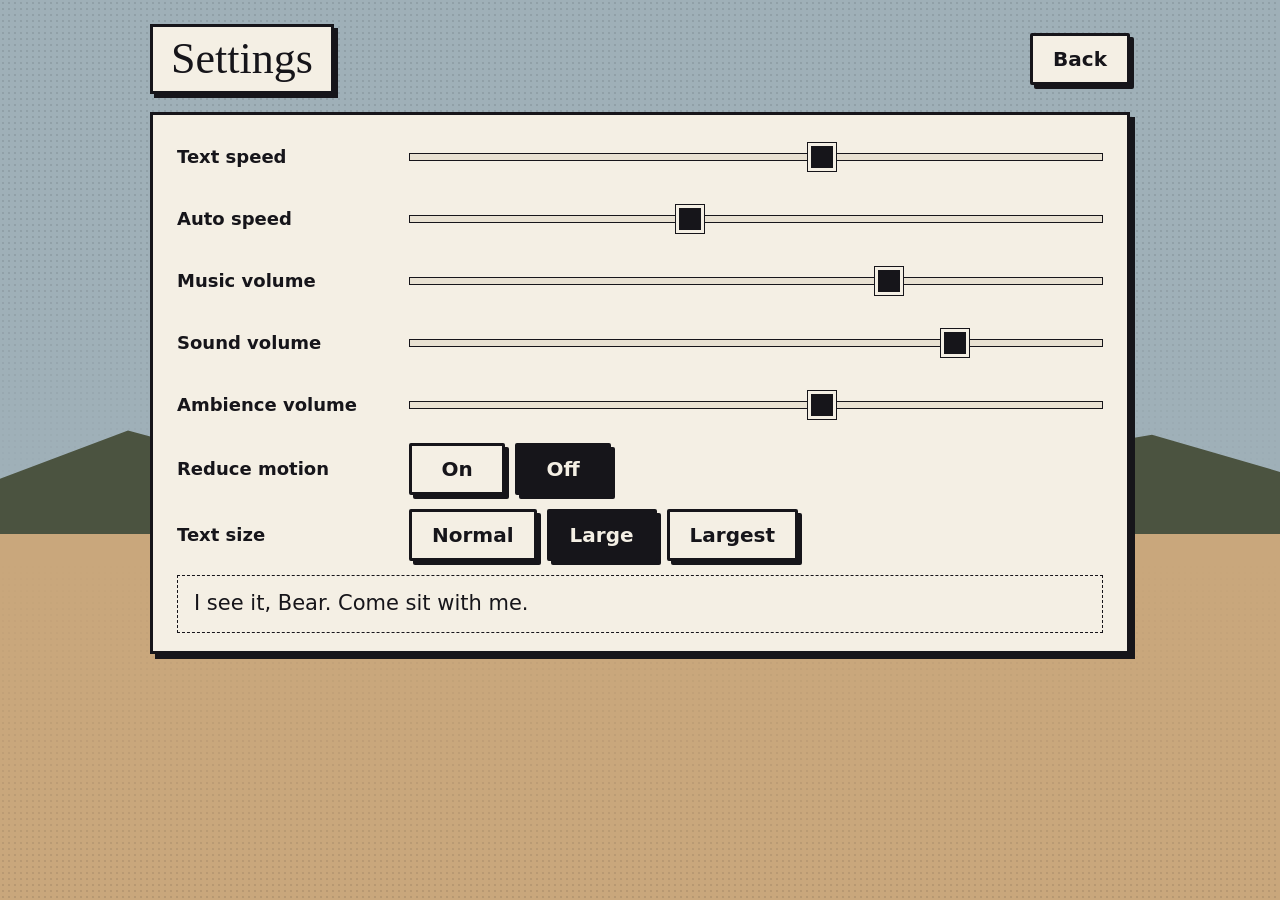
<file: webtoon/ui/manga/settings.html>
<!doctype html><html lang="en"><head><meta charset="utf-8"><meta name="viewport" content="width=device-width,initial-scale=1,viewport-fit=cover"><link rel="stylesheet" href="manga.css"><title>Settings (manga test)</title></head><body><main class="stage"><div class="bg"></div>
<div class="screen"><div class="screen__body" style="display:flex;flex-direction:column;gap:18px">
<div class="screen__head"><h1 class="screen__title">Settings</h1><a class="btn" href="#">Back</a></div>
<div class="form panel">
<div class="row"><label for="ts">Text speed</label><input id="ts" type="range" min="0" max="10" value="6"></div>
<div class="row"><label for="as">Auto speed</label><input id="as" type="range" min="0" max="10" value="4"></div>
<div class="row"><label for="mv">Music volume</label><input id="mv" type="range" min="0" max="100" value="70"></div>
<div class="row"><label for="sv">Sound volume</label><input id="sv" type="range" min="0" max="100" value="80"></div>
<div class="row"><label for="av">Ambience volume</label><input id="av" type="range" min="0" max="100" value="60"></div>
<div class="row"><span class="lbl" id="rm">Reduce motion</span><div class="seg" role="group" aria-labelledby="rm"><button class="btn toggle" aria-pressed="false">On</button><button class="btn toggle" aria-pressed="true">Off</button></div></div>
<div class="row"><span class="lbl" id="tz">Text size</span><div class="seg" role="group" aria-labelledby="tz"><button class="btn" aria-pressed="false">Normal</button><button class="btn" aria-pressed="true">Large</button><button class="btn" aria-pressed="false">Largest</button></div></div>
<p class="sample">I see it, Bear. Come sit with me.</p>
</div></div></div></main></body></html>
</file>
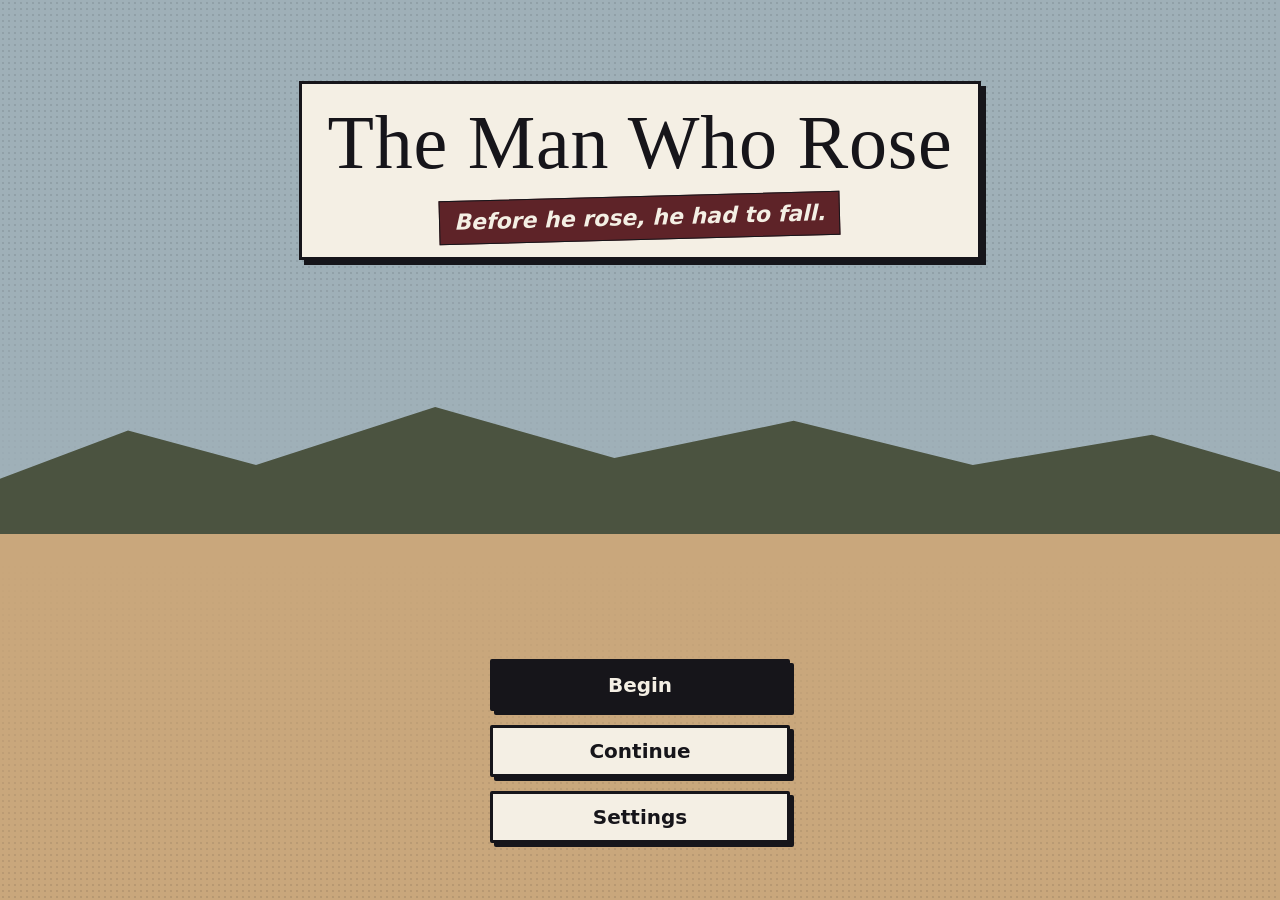
<file: webtoon/ui/manga/title.html>
<!doctype html><html lang="en"><head><meta charset="utf-8"><meta name="viewport" content="width=device-width,initial-scale=1,viewport-fit=cover"><link rel="stylesheet" href="manga.css"><title>Title (manga test)</title></head><body><main class="stage"><div class="bg"></div>
<div class="title"><div class="title__block panel tone"><h1>The Man Who Rose</h1><p class="tagline">Before he rose, he had to fall.</p></div>
<nav class="menu" aria-label="Main menu"><a class="btn btn--primary" href="#">Begin</a><a class="btn" href="#">Continue</a><a class="btn" href="#">Settings</a></nav></div></main></body></html>
</file>
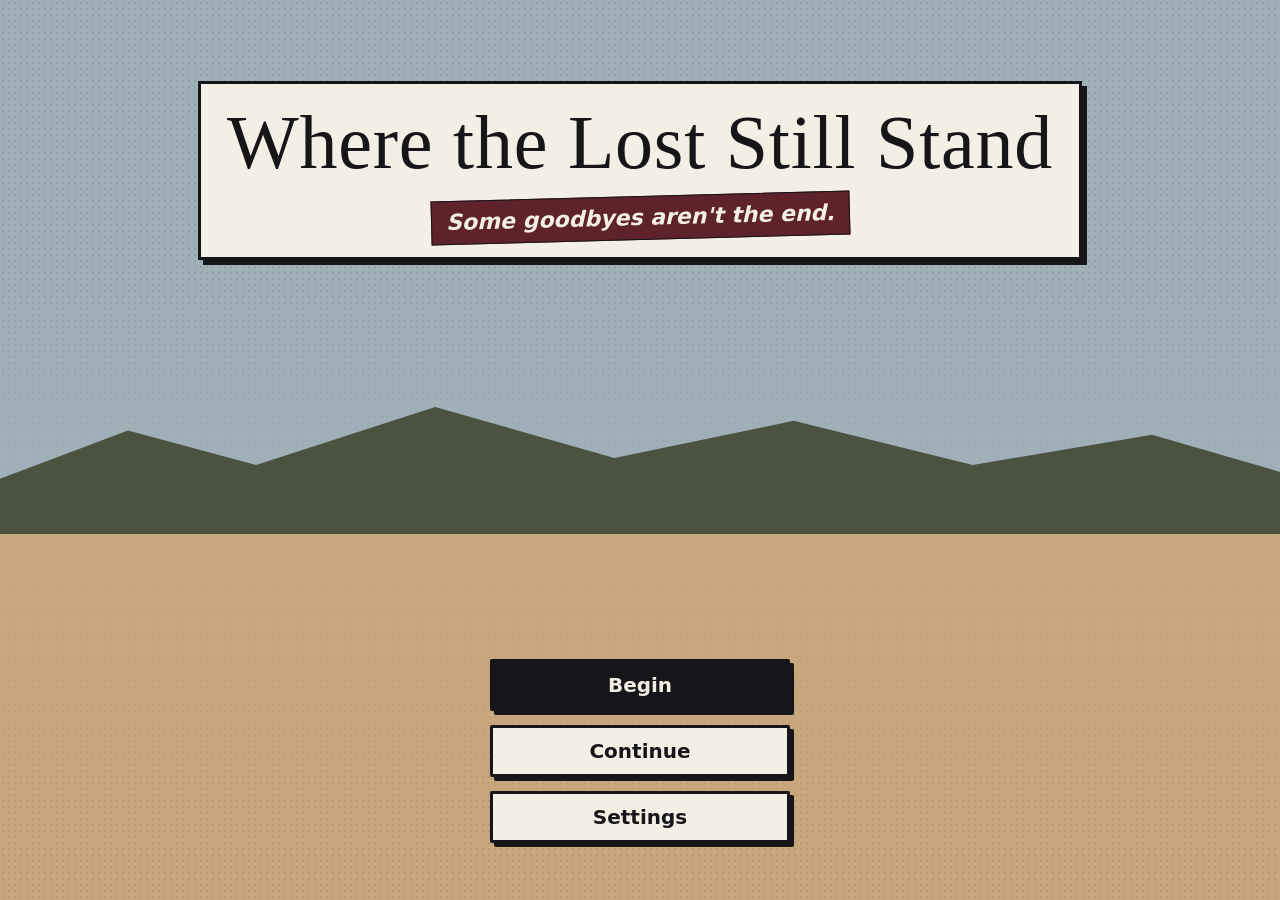
<file: webtoon/ui/manga/title_working.html>
<!doctype html><html lang="en"><head><meta charset="utf-8"><meta name="viewport" content="width=device-width,initial-scale=1,viewport-fit=cover"><link rel="stylesheet" href="manga.css"><title>Title (manga test)</title></head><body><main class="stage"><div class="bg"></div>
<div class="title"><div class="title__block panel tone"><h1>Where the Lost Still Stand</h1><p class="tagline">Some goodbyes aren't the end.</p></div>
<nav class="menu" aria-label="Main menu"><a class="btn btn--primary" href="#">Begin</a><a class="btn" href="#">Continue</a><a class="btn" href="#">Settings</a></nav></div></main></body></html>
</file>
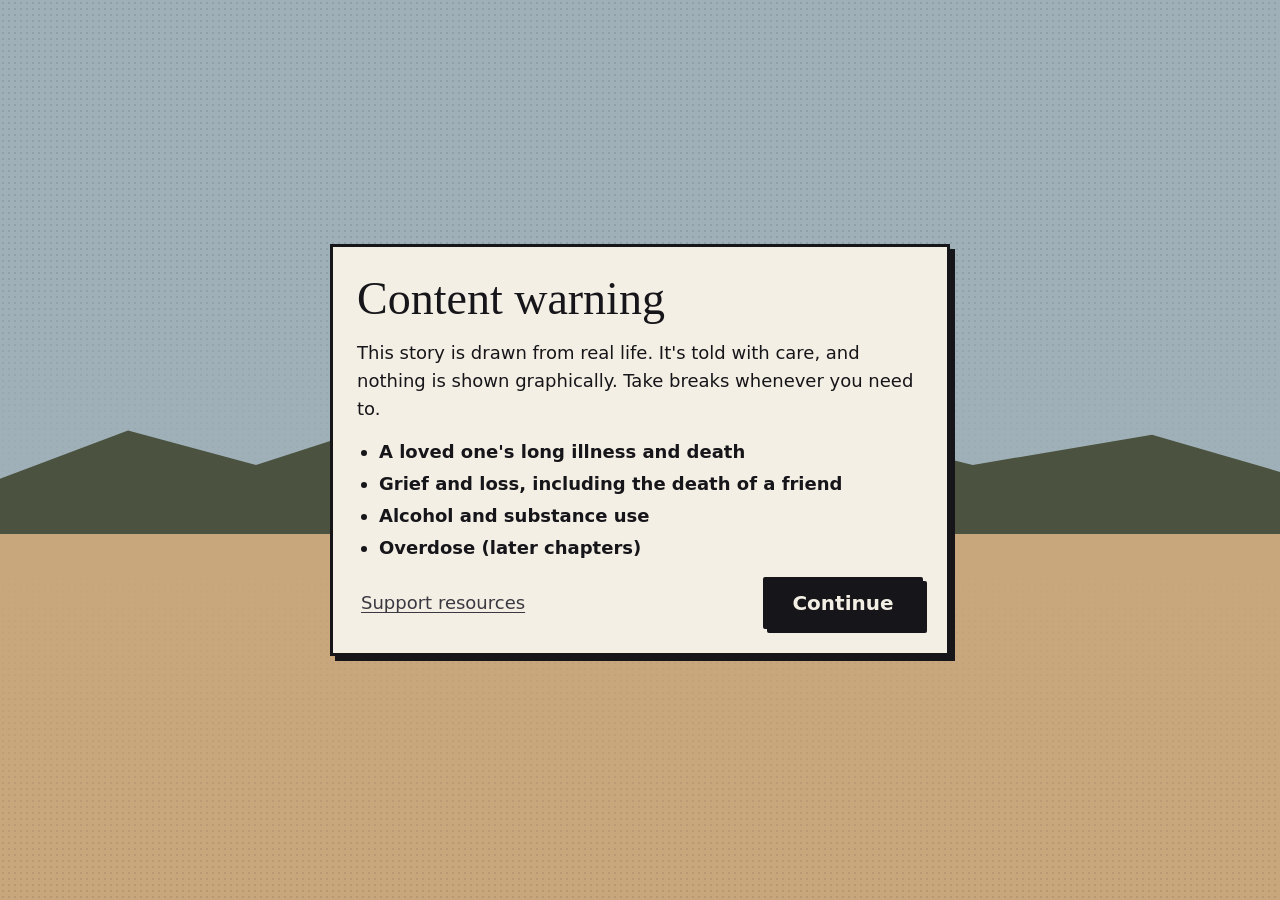
<file: webtoon/ui/manga/warning.html>
<!doctype html><html lang="en"><head><meta charset="utf-8"><meta name="viewport" content="width=device-width,initial-scale=1,viewport-fit=cover"><link rel="stylesheet" href="manga.css"><title>Content warning (manga test, DRAFT)</title></head><body><main class="stage"><div class="bg"></div>
<div class="warn"><section class="warn__card panel" aria-labelledby="wt">
<h1 class="warn__title" id="wt">Content warning</h1>
<p>This story is drawn from real life. It's told with care, and nothing is shown graphically. Take breaks whenever you need to.</p>
<ul class="warn__themes">
<li>A loved one's long illness and death</li>
<li>Grief and loss, including the death of a friend</li>
<li>Alcohol and substance use</li>
<li>Overdose (later chapters)</li>
</ul>
<div class="warn__foot"><a class="quiet-link" href="help.html">Support resources</a><a class="btn btn--primary" href="#">Continue</a></div>
</section></div></main></body></html>
</file>
<file: ui/ui.css>
/* The Man Who Rose — UI tokens + components (Juno). See SPEC.md */
:root{
  --c-night:#14121c; --c-dusk:#2a2238; --c-adobe:#c8794a; --c-sun:#f2c36b;
  --c-sky:#7fa7c9; --c-sage:#9bb39a;
  --c-text:#f6f1e7; --c-text-dim:#cfc6b8; --c-name:#f2c36b;
  --c-panel:rgba(20,18,28,.88); --c-panel-border:rgba(242,195,107,.35);
  --c-focus:#ffe2a3;
  --f-display:"Cormorant Garamond","Georgia",serif;
  --f-body:"Nunito","Segoe UI",system-ui,sans-serif;
  --fs-body:clamp(18px,2.2vw + 10px,22px); --fs-name:clamp(18px,1.6vw + 10px,20px);
  --fs-choice:clamp(18px,2vw + 10px,21px); --fs-title:clamp(40px,7vw,72px);
  --fs-chapter:clamp(34px,6vw,60px); --fs-small:18px;
  --lh-body:1.55; --measure:70ch; --touch:48px; --radius:14px;
  --pad:clamp(16px,3vw,28px); --safe-b:max(16px,env(safe-area-inset-bottom));
  --ease:cubic-bezier(.2,.7,.2,1); --t-fade:400ms;
}
*{box-sizing:border-box}
html,body{margin:0;height:100%;background:var(--c-night);color:var(--c-text);font-family:var(--f-body)}
.stage{position:relative;width:100vw;height:100vh;overflow:hidden}
.bg-desert{position:absolute;inset:0;background:
  radial-gradient(circle at 70% 62%,rgba(242,195,107,.55) 0 6%,transparent 22%),
  linear-gradient(180deg,#2a2238 0%,#6b4a6e 38%,#c8794a 62%,#e3a564 70%,#5a3a2a 71%,#2b1d18 100%)}
.bg-desert::after{content:"";position:absolute;left:0;right:0;bottom:22%;height:12%;
  background:linear-gradient(180deg,transparent,rgba(20,18,28,.5));
  clip-path:polygon(0 70%,12% 35%,22% 55%,38% 20%,52% 50%,66% 30%,80% 55%,92% 38%,100% 60%,100% 100%,0 100%)}
.scrim{position:absolute;inset:0;background:linear-gradient(180deg,rgba(20,18,28,0) 40%,rgba(20,18,28,.75) 100%)}
.btn{display:flex;align-items:center;justify-content:center;min-height:var(--touch);min-width:var(--touch);
  padding:12px 24px;font:600 var(--fs-choice)/1.3 var(--f-body);color:var(--c-text);
  background:rgba(20,18,28,.72);border:1px solid var(--c-panel-border);border-radius:var(--radius);
  cursor:pointer;text-decoration:none;transition:background var(--t-fade) var(--ease)}
.btn:hover{background:rgba(42,34,56,.9)}
.btn:focus-visible{outline:3px solid var(--c-focus);outline-offset:3px}
.btn--primary{background:var(--c-sun);color:var(--c-night);border-color:var(--c-sun)}
/* Title */
.title{position:absolute;inset:0;display:flex;flex-direction:column;align-items:center;justify-content:space-between;padding:12vh var(--pad) calc(var(--safe-b) + 6vh);text-align:center}
.title h1{font:600 var(--fs-title)/1.05 var(--f-display);margin:0;letter-spacing:.02em;text-shadow:0 2px 18px rgba(0,0,0,.5)}
.title .tagline{font-size:var(--fs-small);color:var(--c-text-dim);margin-top:14px;font-style:italic;max-width:32ch}
.menu{display:flex;flex-direction:column;gap:12px;width:min(320px,100%)}
/* Dialogue */
.dialogue{position:absolute;left:50%;transform:translateX(-50%);bottom:var(--safe-b);width:min(calc(var(--measure) + 2*var(--pad)),calc(100% - 24px));
  background:var(--c-panel);border:1px solid var(--c-panel-border);border-radius:var(--radius);padding:calc(var(--pad) + 6px) var(--pad) var(--pad);backdrop-filter:blur(6px)}
.dialogue__name{position:absolute;top:-18px;left:var(--pad);font:700 var(--fs-name)/1 var(--f-body);color:var(--c-name);
  background:var(--c-night);border:1px solid var(--c-panel-border);border-radius:999px;padding:8px 16px}
.dialogue__text{font-size:var(--fs-body);line-height:var(--lh-body);max-width:var(--measure);margin:0;min-height:calc(3 * var(--lh-body) * 1em)}
.dialogue__controls{display:flex;justify-content:flex-end;gap:8px;margin-top:8px}
.dialogue__controls .btn{font-size:var(--fs-small);padding:8px 14px;min-height:var(--touch)}
.next-ind{color:var(--c-sun);animation:bob 1.6s ease-in-out infinite}
@keyframes bob{50%{transform:translateY(3px)}}
.narration .dialogue__text{font-style:italic;color:var(--c-text-dim)}
/* Choices */
.choices{position:absolute;inset:0;display:flex;flex-direction:column;align-items:center;justify-content:center;gap:14px;padding:var(--pad);background:rgba(20,18,28,.45)}
.choices__prompt{font:italic var(--fs-body)/1.4 var(--f-display);color:var(--c-text-dim);max-width:var(--measure);text-align:center;margin:0 0 6px}
.choice{width:min(560px,100%);min-height:56px;text-align:left;justify-content:flex-start}
/* Chapter card */
.chapter{position:absolute;inset:0;display:flex;flex-direction:column;align-items:center;justify-content:center;text-align:center;padding:var(--pad);background:rgba(20,18,28,.35)}
.chapter__num{font:600 var(--fs-small)/1 var(--f-body);letter-spacing:.3em;text-transform:uppercase;color:var(--c-sun)}
.chapter__rule{width:64px;height:2px;background:var(--c-sun);margin:18px 0;opacity:.8}
.chapter__title{font:600 var(--fs-chapter)/1.05 var(--f-display);margin:0;text-shadow:0 2px 18px rgba(0,0,0,.55)}
.chapter__sub{font-size:var(--fs-small);color:var(--c-text);margin-top:16px;opacity:.9}
@media (prefers-reduced-motion:reduce){*{animation:none!important;transition:none!important}}
.tagline:empty,.choices__prompt:empty{display:none}
</file>
<file: css/vn.css>
/* Engine-only layer on top of Juno's ui/ui.css (tokens + components). */
#game{position:fixed;inset:0;user-select:none;-webkit-tap-highlight-color:transparent}
#bg .ph{position:absolute;left:50%;top:30%;transform:translate(-50%,-50%);font-size:var(--fs-small);opacity:.5;text-align:center;max-width:80%}
#sprites{position:absolute;inset:8% 0 0;display:flex;justify-content:center;align-items:flex-end;gap:4%;pointer-events:none}
.sprite{height:78%;max-width:42%;aspect-ratio:2/5;display:flex;align-items:flex-end;transition:filter .3s}
.sprite.dim{filter:brightness(.55)}.sprite svg,.sprite img{height:100%;width:100%;object-fit:contain}
#cg{position:absolute;inset:0;width:100%;height:100%;object-fit:cover;animation:fi var(--t-fade) var(--ease)}
#cg[hidden],[hidden]{display:none!important}
#game > .scrim{pointer-events:none}
#fade{position:absolute;inset:0;background:var(--c-night);opacity:0;pointer-events:none;transition:opacity .7s}#fade.on{opacity:1}
#sfx{position:absolute;top:calc(10px + env(safe-area-inset-top));right:12px;max-width:70%;font-size:var(--fs-small);font-style:italic;color:var(--c-text-dim);text-shadow:0 1px 6px #000;transition:opacity .6s}
#textbox{cursor:pointer;max-height:40vh;overflow:auto}
.dialogue__name:empty{display:none}
#textbox.narration #text{font-style:italic;color:var(--c-text-dim)}#text i{opacity:.75}
.choices{z-index:3}
.title-screen{position:absolute;inset:0;z-index:5;background:var(--c-night)}
#keyart{position:absolute;inset:0;width:100%;height:100%;object-fit:cover;object-position:50% 30%}
.title-screen.has-art h1{position:absolute;width:1px;height:1px;overflow:hidden;clip:rect(0 0 0 0)} /* key art carries the logo */
.title-screen:not(.has-art){background:none}
.title select{font:var(--fs-small) var(--f-body);min-height:var(--touch);border-radius:var(--radius);background:rgba(20,18,28,.72);color:var(--c-text);border:1px solid var(--c-panel-border);padding:0 12px}
.chapter{z-index:6;animation:fi var(--t-fade) var(--ease)}#end{background:rgba(20,18,28,.85)}
.overlay{position:absolute;inset:0;z-index:10;background:rgba(20,18,28,.94);display:flex;flex-direction:column;align-items:center;justify-content:center;gap:12px;padding:var(--pad);text-align:center;overflow:auto}
.overlay h2{font:600 clamp(28px,4vw,40px) var(--f-display);margin:0}
.overlay p{max-width:52ch;font-size:var(--fs-small);line-height:var(--lh-body);margin:0}
.overlay .btn{min-width:220px}
#log-body{max-width:var(--measure);text-align:left;font-size:var(--fs-small);line-height:var(--lh-body);max-height:65vh;overflow:auto}
pre{font:var(--fs-small)/1.4 ui-monospace,monospace;text-align:left}
.vol{font-size:var(--fs-small);display:flex;gap:10px;align-items:center;min-height:var(--touch)}
@keyframes fi{from{opacity:0}}
@media (max-width:600px){#sprites{top:12%}.sprite{height:58%}.dialogue__controls .btn{padding:8px 12px}}
#bg{position:absolute;inset:0}
#textbox{overflow:visible;max-height:none}
@media (max-aspect-ratio:1/1){#keyart{object-fit:contain;object-position:50% 8%}}

/* ---- Transition/compositing fixes (Oct 30) ---- */
html,body,#game{background:#14121c;overscroll-behavior:none}
html,body{height:100%;overflow:hidden;position:fixed;inset:0}
/* ui.css .stage uses 100vw/100vh: on iOS that is the *large* viewport -> bottom hidden under the toolbar, jumps when it shows/hides */
#game{width:auto;height:auto;inset:0}
#bg{position:absolute;inset:0;background:#14121c;overflow:hidden}
.bg-layer{position:absolute;inset:0;opacity:0;transition:opacity .4s ease;will-change:opacity;transform:translateZ(0)}
.bg-layer.on{opacity:1}.bg-layer.now{transition:none}
.bg-layer img{position:absolute;inset:0;width:100%;height:100%;object-fit:cover}
.bg-layer .bg-tint{position:absolute;inset:0}
#cg{opacity:0;transition:opacity .4s ease;will-change:opacity;transform:translateZ(0);animation:none;background:#14121c}
#cg.on{opacity:1}
#fade{z-index:4;will-change:opacity;transform:translateZ(0);transition:opacity .7s ease}
#fade.now{transition:none}
#fade.on{pointer-events:auto}
.sprite img{transition:none}
/* chapter card: opaque, fades OUT only (no fade-in that reveals whatever is under it) */
#chapter{background:#14121c;animation:none;transition:opacity .4s ease;will-change:opacity;z-index:7}
#chapter.out{opacity:0}
#chapter > *{animation:fi .5s ease both}
/* title: hide the menu until the key art is decoded */
.title-screen{z-index:8}
.title-screen.loading .title{visibility:hidden}
/* dialogue: no transform centering + no backdrop-filter (iOS layer flicker over cross-fading layers) */
.dialogue{transform:none;left:0;right:0;margin:0 auto;backdrop-filter:none;-webkit-backdrop-filter:none;background:rgba(20,18,28,.92)}
@media (prefers-reduced-motion:reduce){.bg-layer,#cg,#fade,#chapter{transition:none!important}}
#keyart{opacity:0;transition:opacity .6s ease}#keyart.on{opacity:1}
/* title: art + menu appear together once the key art is decoded */
.title-screen .title{opacity:0;transition:opacity .5s ease}.title-screen.ready .title{opacity:1}
#sfx[hidden]{display:none}
/* Part 2 lightning: white flash over the stage (below the fade/black) */
#flash{position:absolute;inset:0;background:#fff;opacity:0;pointer-events:none;z-index:3}
#flash.on{opacity:1;transition:none}#flash.out{opacity:0;transition:opacity .7s ease-out}
@media (prefers-reduced-motion:reduce){#flash.on{opacity:.55}#flash.out{transition-duration:1.2s}}
/* v3 posed sprites: height from --s (character height x pose normalisation), width from the image */
.sprite.posed{height:calc(78% * var(--s,1) * var(--fit,1));aspect-ratio:auto;max-width:none}
.sprite.posed img{width:auto;height:100%;max-width:none;transform:translateY(calc(var(--oy,0) * 100%))}
@media (max-width:600px){.sprite.posed{height:calc(58% * var(--s,1) * var(--fit,1))}}
/* Menu button while a choice is showing: top-right, clear of the choice buttons, big enough to tap, above the choices */
.choice-menu{position:absolute;top:max(12px,env(safe-area-inset-top));right:max(12px,env(safe-area-inset-right));z-index:4;min-width:44px;min-height:44px;touch-action:manipulation}
.choice-menu[hidden]{display:none}
/* VN2-T05: short landscape phones (iPhone landscape ~390 px tall): compact textbox, clamped type, never more than ~40% of the screen */
@media (orientation:landscape) and (max-height:500px){
  .dialogue{max-height:40vh;max-height:40dvh;padding-top:20px;padding-bottom:6px;width:min(760px,calc(100% - 2*max(12px,env(safe-area-inset-left))))}
  .dialogue__text{font-size:clamp(13px,3.6vh,16px);line-height:1.35;min-height:calc(2 * 1.35em)}
  .dialogue__name{font-size:clamp(11px,3.2vh,14px);top:-12px}
  .dialogue__controls{margin-top:2px}.dialogue__controls .btn{min-height:32px;padding:4px 10px;font-size:12px}
  #sprites{top:4%}.sprite{height:86%}
  .sfx,#sfx{font-size:11px}
}
/* posed sprite with a masked-off base (e.g. Herc's car hood): soft fade, no hard edge */
.sprite.posed.cut img{-webkit-mask-image:linear-gradient(to top,transparent calc(var(--cut) * 100%),#000 calc(var(--cut) * 100% + 4%));mask-image:linear-gradient(to top,transparent calc(var(--cut) * 100%),#000 calc(var(--cut) * 100% + 4%))}
/* Part 2 [FLASHBACK] (Sage): warm, desaturated sepia + soft vignette over bg, sprites and CG. Removed with a hard cut (no transition). */
#game.flashback #bg,#game.flashback #sprites,#game.flashback #cg{filter:sepia(.55) saturate(.6) brightness(1.03) contrast(.95)}
#game::after{content:"";position:absolute;inset:0;pointer-events:none;z-index:2;opacity:0;background:radial-gradient(ellipse at 50% 45%,transparent 52%,rgba(60,35,15,.55) 100%),rgba(255,190,120,.08)}
#game.flashback::after{opacity:1}
/* Echo line (Sage): soft italic, faded DEVIN label, brief reverb-like ghosting of the text box */
#textbox.echo .dialogue__text{font-style:italic;opacity:.88}
#textbox.echo #name{opacity:.45}
#textbox.echo #text{animation:vn-echo 1.6s ease-out both}
@keyframes vn-echo{0%{opacity:0;filter:blur(3px);text-shadow:6px 0 6px rgba(255,255,255,.5),-6px 0 6px rgba(255,255,255,.35)}45%{opacity:.75;filter:blur(1px);text-shadow:3px 0 4px rgba(255,255,255,.35),-3px 0 4px rgba(255,255,255,.25)}100%{opacity:1;filter:none;text-shadow:1px 0 3px rgba(255,255,255,.18)}}
@media (prefers-reduced-motion:reduce){#textbox.echo #text{animation:none;text-shadow:1px 0 3px rgba(255,255,255,.18)}}
#textbox,#sfx{z-index:3}
/* Echo speaker sprite: ghosted, only in Azriel's head */
.sprite.echo{opacity:.5;filter:blur(.6px)}
.sprite.echo img{animation:vn-echo 1.6s ease-out both}
@media (prefers-reduced-motion:reduce){.sprite.echo img{animation:none}}

#scene-jump{display:none!important} /* dev-only */
</file>
<file: webtoon/css/fonts.css>
/* Self-hosted fonts (SIL OFL 1.1, licences in ../fonts/OFL-*.txt). Latin subset from Google Fonts. No runtime CDN. */
@font-face{font-family:"Zen Antique";font-style:normal;font-weight:400;font-display:swap;src:url(../fonts/ZenAntique-Regular.latin.woff2) format("woff2")}
@font-face{font-family:"Shippori Mincho";font-style:normal;font-weight:400;font-display:swap;src:url(../fonts/ShipporiMincho-Regular.latin.woff2) format("woff2")}
@font-face{font-family:"Shippori Mincho";font-style:normal;font-weight:700;font-display:swap;src:url(../fonts/ShipporiMincho-Bold.latin.woff2) format("woff2")}
@font-face{font-family:"Nunito";font-style:normal;font-weight:400 800;font-display:swap;src:url(../fonts/Nunito-Variable.latin.woff2) format("woff2")}
@font-face{font-family:"Nunito";font-style:italic;font-weight:400 800;font-display:swap;src:url(../fonts/Nunito-Italic-Variable.latin.woff2) format("woff2")}
</file>
<file: webtoon/ui/manga/manga.css>
/* The Man Who Rose — MANGA restyle, TEST BUILD ONLY (Juno). Fallback: ../ui.css. See SPEC-manga.md */
:root{
  --ink:#16151a; --ink-soft:#3a3840; --paper:#f4efe4; --paper-2:#e8e1d2;
  --olive:#4b5340; --maroon:#5e2328; --denim:#1f2742; --sand:#c9a77c; --sky:#9fb0b8;
  --tone:rgba(22,21,26,.10);              /* screentone dot color: light */
  --line:3px; --line-thin:1.5px;
  --f-display:"Zen Antique","Shippori Mincho","Georgia",serif;
  --f-body:"Nunito","Segoe UI",system-ui,sans-serif;
  --fs-body:clamp(18px,1.2vw + 12px,21px); --fs-name:18px; --fs-btn:clamp(18px,1vw + 12px,20px);
  --fs-title:clamp(42px,7vw,76px); --fs-tag:clamp(18px,1.4vw + 10px,22px);
  --lh:1.5; --measure:66ch; --touch:48px; --pad:clamp(14px,2.4vw,24px);
  --safe-b:max(12px,env(safe-area-inset-bottom)); --box-max:calc(33.33vh - 26px); /* 1/3 minus nameplate overhang (20px) + shadow (5px) */
}
*{box-sizing:border-box}
html,body{margin:0;height:100%;background:var(--paper);color:var(--ink);font-family:var(--f-body)}
.stage{position:relative;width:100vw;height:100vh;overflow:hidden}
/* placeholder BG: flat muted desert in ink + tone, swap for Atlas art */
.bg{position:absolute;inset:0;background:
  linear-gradient(180deg,var(--sky) 0 58%,var(--sand) 58% 100%)}
.bg::before{content:"";position:absolute;inset:0;
  background-image:radial-gradient(var(--tone) 1.1px,transparent 1.3px);background-size:6px 6px;
  -webkit-mask:linear-gradient(180deg,#000 0 30%,transparent 55%,transparent 62%,#000 100%);mask:linear-gradient(180deg,#000 0 30%,transparent 55%,transparent 62%,#000 100%)}
.bg::after{content:"";position:absolute;left:0;right:0;top:44%;height:15%;background:var(--olive);
  border-top:var(--line) solid var(--ink);
  clip-path:polygon(0 60%,10% 25%,20% 50%,34% 8%,48% 45%,62% 18%,76% 50%,90% 28%,100% 55%,100% 100%,0 100%)}
.tone{background-image:radial-gradient(var(--tone) 1.1px,transparent 1.3px);background-size:6px 6px}
/* panel = paper + ink border + offset shadow, like a manga frame */
.panel{background:var(--paper);border:var(--line) solid var(--ink);box-shadow:5px 5px 0 var(--ink)}
.btn{display:flex;align-items:center;justify-content:center;min-height:var(--touch);min-width:var(--touch);
  padding:10px 20px;font:700 var(--fs-btn)/1.3 var(--f-body);color:var(--ink);background:var(--paper);
  border:var(--line) solid var(--ink);border-radius:2px;box-shadow:4px 4px 0 var(--ink);cursor:pointer;text-decoration:none;
  transition:transform 120ms,box-shadow 120ms}
.btn:hover{background:var(--paper-2)}
.btn:active{transform:translate(3px,3px);box-shadow:1px 1px 0 var(--ink)}
.btn:focus-visible{outline:3px solid var(--maroon);outline-offset:4px}
.btn--primary{background:var(--ink);color:var(--paper)}
.btn--primary:hover{background:var(--ink-soft)}
/* Title */
.title{position:absolute;inset:0;display:flex;flex-direction:column;align-items:center;justify-content:space-between;padding:9vh var(--pad) calc(var(--safe-b) + 5vh);text-align:center}
.title__block{padding:20px 26px 18px}
.title h1{font:400 var(--fs-title)/1.02 var(--f-display);margin:0;letter-spacing:.01em}
.tagline{display:inline-block;margin:14px 0 0;padding:6px 14px;font:italic 700 var(--fs-tag)/1.35 var(--f-body);
  color:var(--paper);background:var(--maroon);border:var(--line-thin) solid var(--ink);transform:rotate(-1.5deg)}
.tagline:empty{display:none}
.menu{display:flex;flex-direction:column;gap:14px;width:min(300px,100%)}
/* Dialogue */
.dialogue{position:absolute;left:50%;transform:translateX(-50%);bottom:var(--safe-b);
  width:min(calc(var(--measure) + 2*var(--pad) + 6px),calc(100% - 24px));max-height:var(--box-max);
  padding:calc(var(--pad) + 8px) var(--pad) 10px;display:flex;flex-direction:column}
.nameplate{position:absolute;top:-20px;left:calc(var(--pad) - 6px);font:800 var(--fs-name)/1 var(--f-body);letter-spacing:.06em;
  color:var(--paper);background:var(--ink);padding:9px 16px 9px 14px;clip-path:polygon(0 0,100% 0,calc(100% - 10px) 100%,0 100%)}
.dialogue__text{font-size:var(--fs-body);line-height:var(--lh);max-width:var(--measure);margin:0;min-height:calc(3*var(--lh)*1em);overflow:auto}
.next-ind{color:var(--maroon)}
.dialogue__controls{display:flex;justify-content:flex-end;gap:10px;margin-top:6px}
.dialogue__controls .btn{font-size:18px;padding:6px 14px;box-shadow:3px 3px 0 var(--ink)}
/* Choices */
.choices{position:absolute;inset:0;display:flex;flex-direction:column;align-items:center;justify-content:center;gap:16px;padding:var(--pad);background:rgba(244,239,228,.35)}
.choices__prompt:empty{display:none}
.choice{width:min(560px,100%);min-height:56px;justify-content:flex-start;text-align:left;font-weight:600}
.choice::before{content:"▶";font-size:.7em;color:var(--maroon);margin-right:12px}
@media (prefers-reduced-motion:reduce){*{transition:none!important}}
/* ---- Screens added Oct 31 (card, save/load, settings, help) ---- */
.chapter{position:absolute;inset:0;display:flex;align-items:center;justify-content:center;padding:var(--pad)}
.chapter__frame{position:relative;text-align:center;padding:34px clamp(28px,6vw,64px) 30px;min-width:min(520px,100%)}
.chapter__frame::before{content:"";position:absolute;inset:8px;border:var(--line-thin) solid var(--ink);pointer-events:none}
.chapter__num{display:inline-block;font:800 18px/1 var(--f-body);letter-spacing:.28em;text-transform:uppercase;color:var(--paper);background:var(--ink);padding:9px 14px 9px 18px}
.chapter__title{font:400 clamp(40px,6.5vw,68px)/1.05 var(--f-display);margin:18px 0 12px}
.chapter__meta{font:700 18px/1.3 var(--f-body);color:var(--maroon);margin:0;letter-spacing:.04em}
.screen{position:absolute;inset:0;display:flex;flex-direction:column;padding:var(--pad) var(--pad) var(--safe-b);gap:16px;overflow:auto}
.screen__head{display:flex;align-items:center;justify-content:space-between;gap:12px;flex-wrap:wrap}
.screen__title{font:400 clamp(32px,4.5vw,44px)/1 var(--f-display);margin:0;padding:10px 18px;background:var(--paper);border:var(--line) solid var(--ink);box-shadow:4px 4px 0 var(--ink)}
.screen__body{width:min(980px,100%);margin:0 auto}
.tabs{display:flex;gap:10px}
.btn[aria-pressed=true],.btn[aria-selected=true]{background:var(--ink);color:var(--paper)}
.slots{display:grid;grid-template-columns:repeat(auto-fill,minmax(280px,1fr));gap:16px}
.slot{display:grid;grid-template-columns:96px 1fr;gap:12px;align-items:center;padding:10px;min-height:96px;text-align:left;font:inherit;color:var(--ink);cursor:pointer}
.slot__thumb{width:96px;height:72px;border:var(--line-thin) solid var(--ink);background:linear-gradient(180deg,var(--sky) 0 55%,var(--olive) 55% 70%,var(--sand) 70%)}
.slot--empty .slot__thumb{background:var(--paper-2)}
.slot__name{font:800 18px/1.25 var(--f-body);display:block}
.slot__meta{font:600 18px/1.3 var(--f-body);color:var(--ink-soft);display:block}
.form{display:flex;flex-direction:column;gap:14px;padding:18px var(--pad)}
.row{display:grid;grid-template-columns:minmax(150px,220px) 1fr;align-items:center;gap:12px;min-height:48px}
.row label,.row .lbl{font:700 18px/1.3 var(--f-body)}
input[type=range]{-webkit-appearance:none;appearance:none;width:100%;height:48px;background:transparent;margin:0}
input[type=range]::-webkit-slider-runnable-track{height:8px;background:var(--paper-2);border:var(--line-thin) solid var(--ink)}
input[type=range]::-webkit-slider-thumb{-webkit-appearance:none;width:28px;height:28px;margin-top:-11px;background:var(--ink);border:3px solid var(--paper);outline:var(--line-thin) solid var(--ink)}
input[type=range]:focus-visible{outline:3px solid var(--maroon);outline-offset:2px}
.seg{display:flex;gap:10px;flex-wrap:wrap}
.toggle{min-width:96px}
.sample{font-size:var(--fs-body);line-height:var(--lh);margin:0;padding:12px 16px;border:var(--line-thin) dashed var(--ink)}
.help p,.help li{font:500 18px/1.55 var(--f-body);max-width:66ch;margin:0}
.help ul{margin:0;padding-left:22px;display:flex;flex-direction:column;gap:10px}
.help h2{font:800 20px/1.3 var(--f-body);margin:0 0 6px}
.help .card{padding:18px var(--pad);display:flex;flex-direction:column;gap:10px}
.lines{list-style:none;padding:0!important}
.lines li{padding:12px 14px;border:var(--line-thin) solid var(--ink);background:var(--paper)}
.lines b{display:block}
.pending{display:inline-block;background:var(--maroon);color:var(--paper);font:700 18px/1.3 var(--f-body);padding:4px 10px}
@media (max-width:520px){.row{grid-template-columns:1fr;gap:4px}}
/* Content warning (DRAFT – pending Hope) */
.warn{position:absolute;inset:0;display:flex;align-items:center;justify-content:center;padding:var(--pad)}
.warn__card{width:min(620px,100%);padding:28px var(--pad) 24px;display:flex;flex-direction:column;gap:16px}
.warn__title{font:400 clamp(34px,5vw,46px)/1.05 var(--f-display);margin:0}
.warn__card p{font:500 18px/1.55 var(--f-body);margin:0;max-width:66ch}
.warn__card .btn{align-self:flex-end;min-width:160px}
.warn__themes{margin:0;padding-left:22px;display:flex;flex-direction:column;gap:6px}
.warn__themes li{font:600 18px/1.45 var(--f-body)}
.warn__foot{display:flex;align-items:center;justify-content:space-between;gap:12px;flex-wrap:wrap}
.warn__card .warn__foot .btn{align-self:auto}
.quiet-link{display:inline-flex;align-items:center;min-height:48px;padding:0 4px;font:500 18px/1.3 var(--f-body);color:var(--ink-soft);text-decoration:underline;text-underline-offset:3px}
.quiet-link:focus-visible{outline:3px solid var(--maroon);outline-offset:2px}
</file>
<file: webtoon/ui/webtoon/webtoon.css>
/* Webtoon reader skin — TEST ONLY (Juno). Requires ../manga/manga.css (tokens, .btn, .panel). Hooks per Kai's contract. */
:root{--wt-col:720px;--wt-gutter:12px;--wt-hold:100vh;--wt-bar:56px}
html,body{background:var(--paper-2)}
body{overflow-y:auto}
.wt-topbar{position:fixed;top:0;left:0;right:0;z-index:20;height:var(--wt-bar);display:flex;align-items:center;justify-content:space-between;gap:8px;
  padding:4px 8px;background:var(--paper);border-bottom:var(--line) solid var(--ink);transition:transform 250ms ease}
.wt-topbar.is-hidden{transform:translateY(-110%)}
.wt-topbar__title{font:400 20px/1.1 var(--f-display);margin:0;white-space:nowrap;overflow:hidden;text-overflow:ellipsis}
.wt-topbar .btn{min-height:48px;padding:6px 14px;font-size:18px;box-shadow:3px 3px 0 var(--ink)}
.wt-reader{width:min(var(--wt-col),100%);margin:0 auto;padding:calc(var(--wt-bar) + 12px) 0 120px;display:flex;flex-direction:column;gap:var(--wt-gutter);background:var(--paper)}
@media (min-width:760px){.wt-reader{border-left:var(--line) solid var(--ink);border-right:var(--line) solid var(--ink)}}
.wt-panel{position:relative;margin:0 var(--wt-gutter);border:var(--line) solid var(--ink);background:var(--sky);min-height:300px;overflow:hidden}
.wt-panel img{display:block;width:100%;height:auto}
.wt-panel--tall{min-height:560px}.wt-panel--short{min-height:200px}
.wt-panel--ph{background:linear-gradient(180deg,var(--sky) 0 55%,var(--olive) 55% 68%,var(--sand) 68%)}
.wt-panel--ph::after{content:"";position:absolute;inset:0;background-image:radial-gradient(var(--tone) 1.1px,transparent 1.3px);background-size:6px 6px}
.wt-ph-label{position:absolute;left:10px;top:10px;z-index:1;font:700 18px/1.3 var(--f-body);background:var(--paper);border:var(--line-thin) solid var(--ink);padding:4px 10px;max-width:calc(100% - 20px)}
.wt-hold{height:var(--wt-hold)}                       /* Nova step 2: one-screen hold */
.wt-choice{margin:0 var(--wt-gutter);border:var(--line) solid var(--ink);background:var(--paper);padding:0 0 16px}
.wt-choice .wt-panel{margin:0;border:0;border-bottom:var(--line) solid var(--ink)}
.wt-choice__options{display:flex;flex-direction:column;gap:14px;padding:16px 16px 0}
.wt-choice-option{width:100%;min-height:56px;justify-content:flex-start;text-align:left;font-weight:600}
.wt-choice-option::before{content:"▶";font-size:.7em;color:var(--maroon);margin-right:12px}
.wt-choice.is-chosen .wt-choice-option{opacity:.45;box-shadow:none}
.wt-choice.is-chosen .wt-choice-option[aria-pressed=true]{opacity:1;background:var(--ink);color:var(--paper);box-shadow:4px 4px 0 var(--maroon)}
.wt-branch{display:flex;flex-direction:column;gap:var(--wt-gutter)}
.wt-branch[hidden]{display:none}
.wt-audio-toggle{position:fixed;right:max(14px,env(safe-area-inset-right));bottom:max(14px,env(safe-area-inset-bottom));z-index:30;
  min-width:56px;min-height:56px;padding:6px 14px;font-size:18px;gap:6px}
.wt-audio-toggle[aria-pressed=false]{background:var(--paper)}
.wt-audio-toggle[aria-pressed=true]{background:var(--ink);color:var(--paper)}
.wt-menu{position:fixed;inset:0;z-index:40;background:rgba(22,21,26,.55);display:flex;justify-content:flex-end}
.wt-menu[hidden]{display:none}
.wt-menu__sheet{width:min(360px,88vw);height:100%;background:var(--paper);border-left:var(--line) solid var(--ink);padding:16px;display:flex;flex-direction:column;gap:14px;overflow:auto}
.wt-menu__sheet h2{font:400 32px/1 var(--f-display);margin:4px 0 6px}
.wt-menu__sheet h3{font:800 18px/1.3 var(--f-body);margin:8px 0 0}
.wt-menu .btn{justify-content:flex-start}
@media (prefers-reduced-motion:reduce){.wt-topbar{transition:none}html{scroll-behavior:auto}}
html.reduce-motion .wt-topbar{transition:none}
/* keep the floating audio toggle from covering choice captions on phones */
@media (max-width:759px){.wt-choice__options{padding-right:80px}}
/* Cover / title panel (top of scroll) */
.wt-cover{position:relative;margin:0 var(--wt-gutter);border:var(--line) solid var(--ink);min-height:min(78vh,620px);display:flex;align-items:center;justify-content:center;padding:28px 16px;
  background:linear-gradient(180deg,var(--sky) 0 58%,var(--olive) 58% 70%,var(--sand) 70%)}
.wt-cover::after{content:"";position:absolute;inset:0;background-image:radial-gradient(var(--tone) 1.1px,transparent 1.3px);background-size:6px 6px;pointer-events:none}
.wt-cover__block{position:relative;z-index:1;text-align:center;padding:20px 22px 18px;max-width:100%}
.wt-cover__title{font:400 clamp(36px,7vw,58px)/1.05 var(--f-display);margin:0}
.wt-cover .tagline{white-space:nowrap;padding:6px 12px}
</file>
<file: webtoon/css/reader.css>
/* Reader-only pieces Juno's skin does not define (art frame, temporary balloons/captions, episode headers). Loads after ui/webtoon/webtoon.css. */
:root{--wt-fs:1;--wt-max:720px}
.wt-episode{padding:48px 20px 28px;text-align:center}.wt-episode--minor{padding-top:36px}
.wt-episode__num{margin:0;font:800 14px/1 var(--f-body);letter-spacing:.3em;text-transform:uppercase;color:var(--maroon)}
.wt-episode__title{margin:10px 0 0;font:400 clamp(30px,8vw,48px)/1.05 var(--f-display)}
.wt-art{position:relative;width:100%;aspect-ratio:3/4;overflow:hidden;background:#2a2733;border-top:var(--line) solid var(--ink);border-bottom:var(--line) solid var(--ink)}
.wt-art img{opacity:0;transition:opacity .25s}.wt-art img.is-ready{opacity:1}
.wt-art__bg,.wt-art__cg{position:absolute;inset:0;width:100%;height:100%;object-fit:cover}
.wt-art__tint{position:absolute;inset:0;pointer-events:none}
.wt-art__sprites{position:absolute;inset:6% 0 0;display:flex;justify-content:center;align-items:flex-end;gap:2%}
.wt-sprite{max-width:48%;object-fit:contain;object-position:bottom}
.wt-flashback .wt-art__bg,.wt-flashback .wt-art__cg,.wt-flashback .wt-sprite{filter:sepia(.55) saturate(.6) brightness(1.03) contrast(.95)}
.wt-flashback::after{content:"";position:absolute;inset:0;pointer-events:none;background:radial-gradient(ellipse at 50% 45%,transparent 52%,rgba(60,35,15,.55) 100%),rgba(255,190,120,.08)}
.wt-text{display:flex;flex-direction:column;gap:12px;padding:14px 16px 0}
.wt-caption,.wt-balloon{font-size:calc(18px*var(--wt-fs));line-height:1.5;max-width:34em}
.wt-caption{align-self:flex-start;padding:10px 14px;background:var(--paper-2);border:2px solid var(--ink);font-style:italic}
.wt-balloon{align-self:flex-end;position:relative;padding:12px 16px 12px;background:#fff;border:var(--line) solid var(--ink);border-radius:22px}
.wt-balloon__name{display:block;margin-bottom:2px;font:800 calc(14px*var(--wt-fs))/1.2 var(--f-body);letter-spacing:.06em;text-transform:uppercase;color:var(--maroon)}
.wt-line{margin:0}.wt-line i{opacity:.7}
.wt-echo{font-style:italic;opacity:.8;border-style:dashed}.wt-echo .wt-balloon__name{opacity:.5}
.wt-panel--end,.wt-fin{padding:60px 20px;text-align:center;font:400 clamp(22px,6vw,32px)/1.2 var(--f-display)}
.wt-menu__row{display:flex;align-items:center;gap:10px;font-weight:700}.wt-menu__row span{flex:1}
.wt-menu__chapters{display:flex;flex-direction:column;gap:6px}
.wt-menu__chapter{min-height:44px;text-align:left;padding:8px 12px;font:600 16px/1.2 var(--f-body);background:none;border:2px solid var(--ink);cursor:pointer}
.wt-menu__chapter:disabled{opacity:.4}
@media (prefers-reduced-motion:reduce){*{transition:none!important;animation:none!important;scroll-behavior:auto!important}}
.wt-panel{min-height:0;content-visibility:auto;contain-intrinsic-size:auto 900px}.wt-panel--end{border:0;background:none}
.wt-art{border:0}.wt-panel .wt-art img{width:100%;height:100%}.wt-panel .wt-art .wt-sprite{width:auto}
.wt-text{padding-bottom:16px}.wt-menu__row .btn{min-width:56px;justify-content:center}.wt-menu__chapters{display:flex;flex-direction:column;gap:8px}
.wt-audio-toggle--menu{position:static;min-height:48px}

/* Mira manga busts: close-up when alone, face inset when sharing a panel (busts fade out at the bottom) */
.wt-panel .wt-art .wt-closeup{position:absolute;left:50%;bottom:0;transform:translateX(-50%);width:auto;height:62%;max-width:90%;object-fit:contain;object-position:bottom}
.wt-panel .wt-art .wt-face{position:absolute;top:3%;right:3%;width:30%;height:auto;aspect-ratio:1;object-fit:cover;object-position:top;background:#f4efe4;border:3px solid #16141a;box-shadow:3px 3px 0 #16141a}
.wt-flashback .wt-closeup,.wt-flashback .wt-face{filter:sepia(.55) saturate(.6) brightness(1.03) contrast(.95)}
.wt-panel .wt-art .wt-face ~ .wt-face{right:auto;left:3%}
</file>
